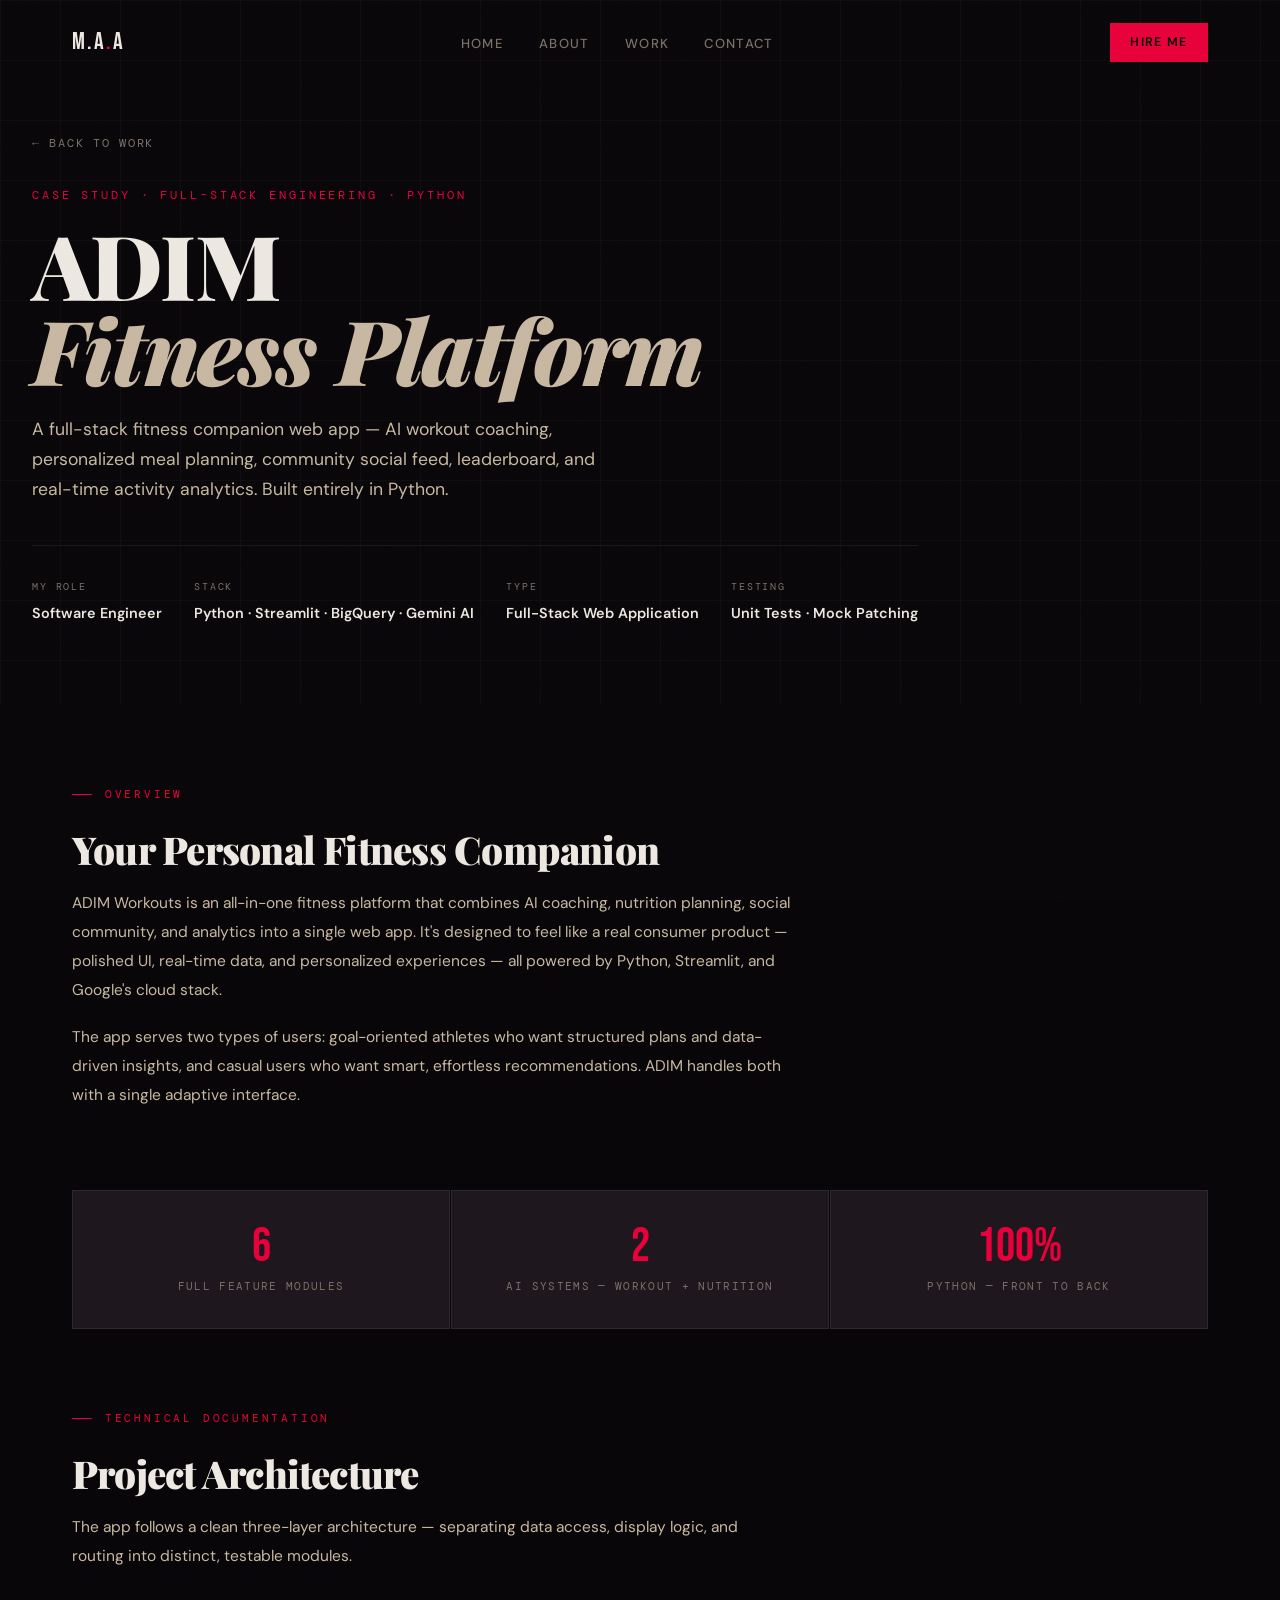
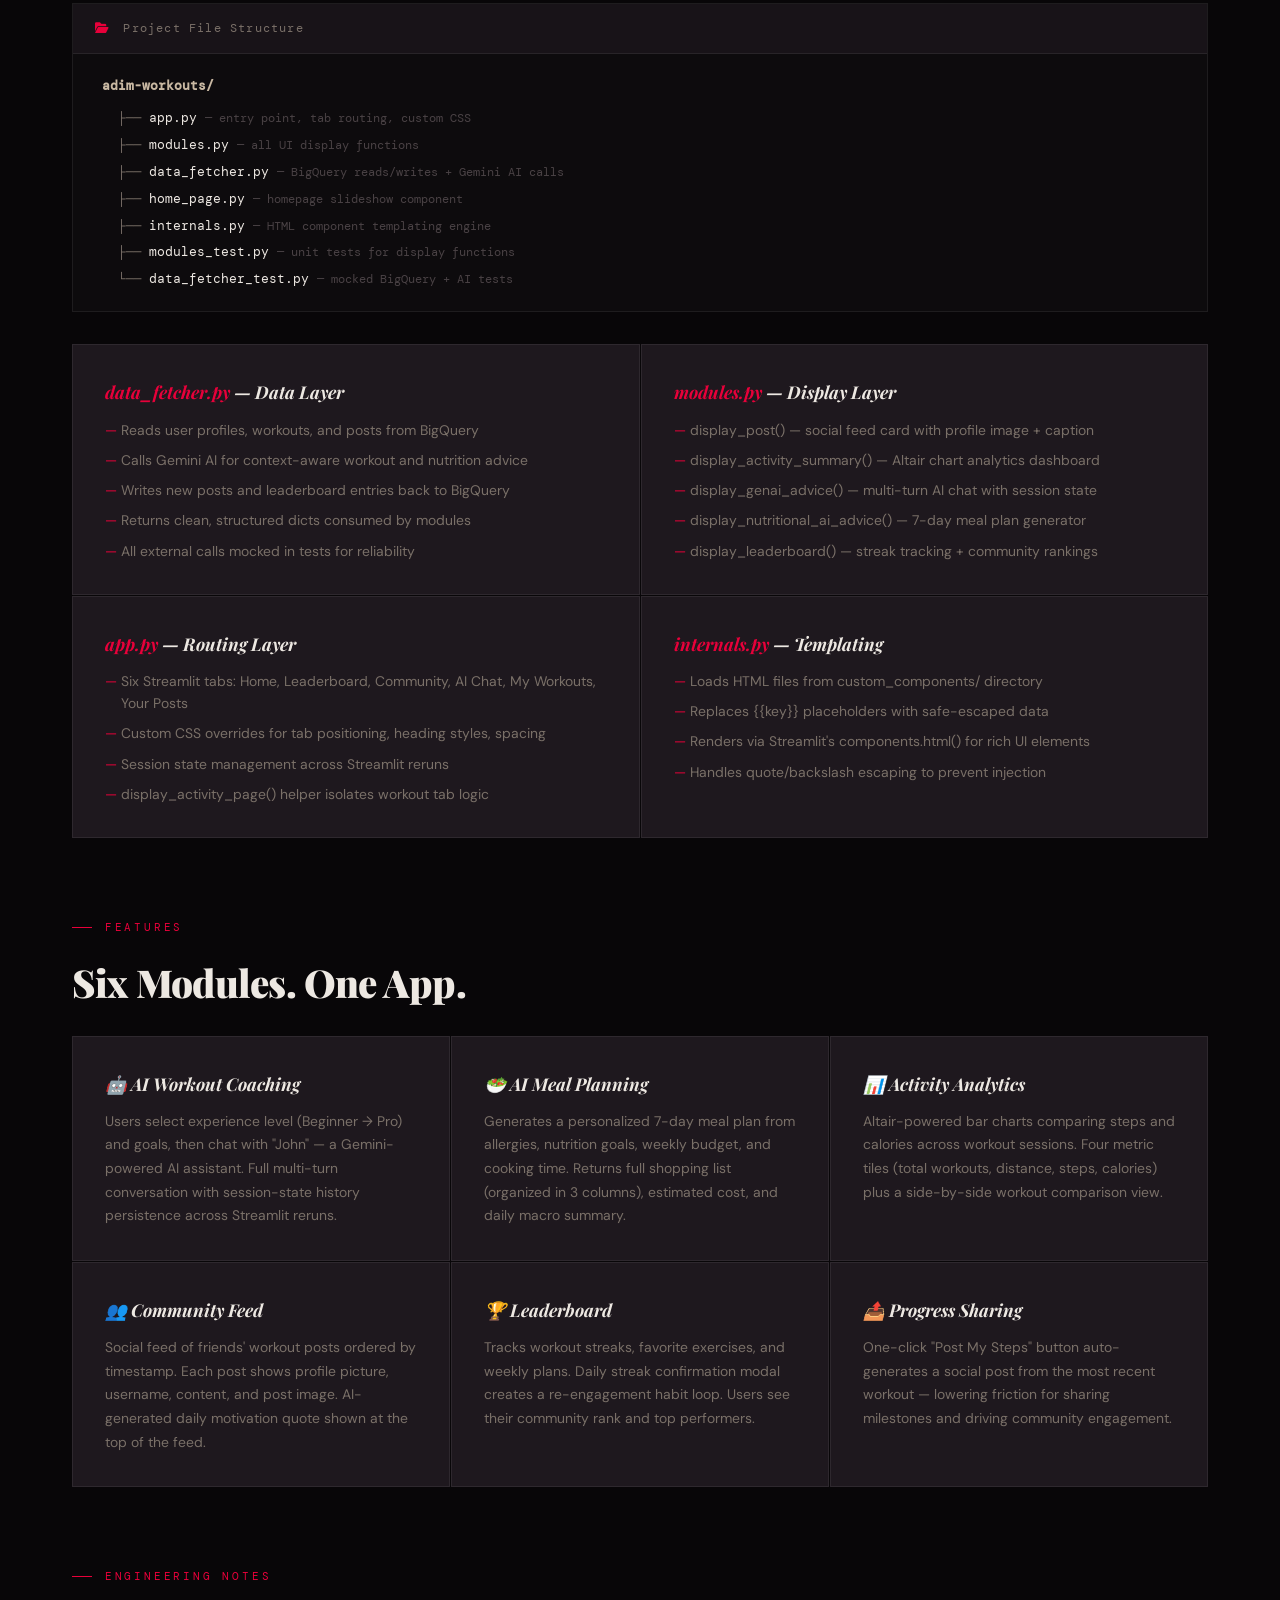
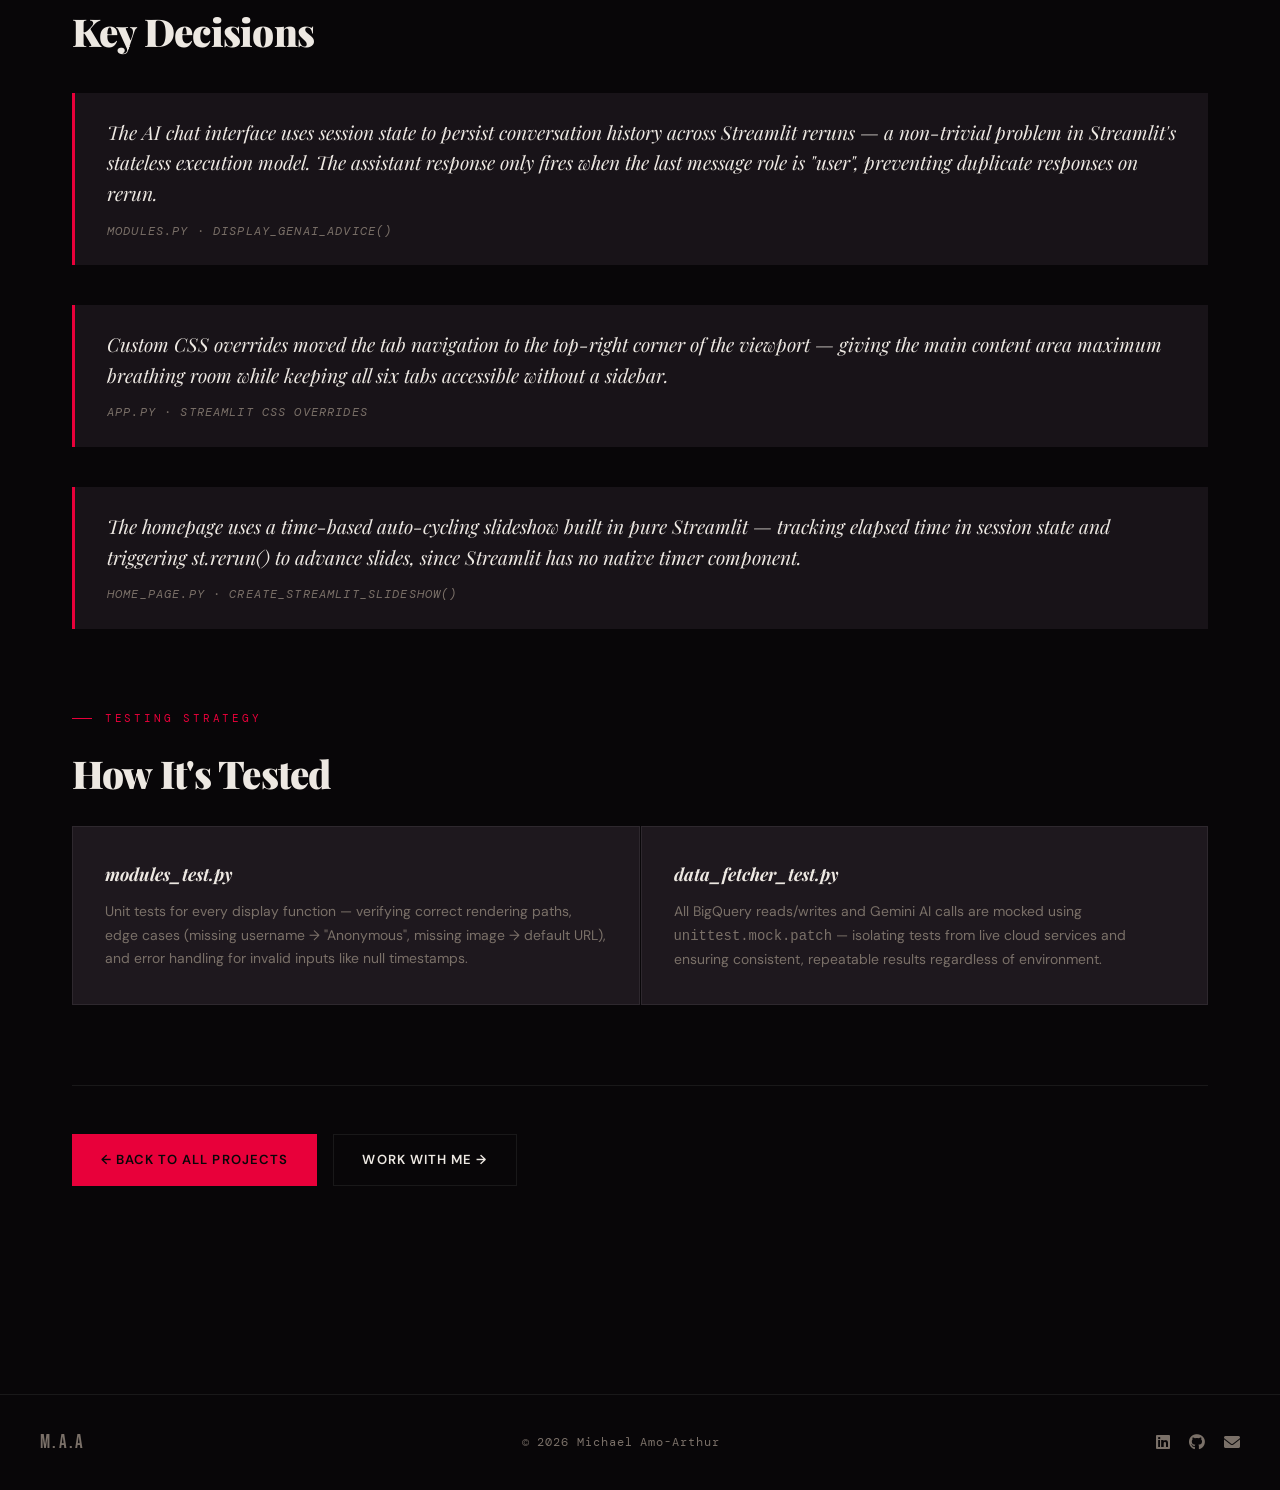
<file: fitnessapp.html>
<!DOCTYPE html>
<html lang="en">
<head>
  <meta charset="UTF-8">
  <meta name="viewport" content="width=device-width, initial-scale=1.0">
  <title>ADIM Fitness Platform | Michael Amo-Arthur</title>
  <link rel="preconnect" href="https://fonts.googleapis.com">
  <link href="https://fonts.googleapis.com/css2?family=Playfair+Display:ital,wght@0,700;0,900;1,700;1,900&family=Bebas+Neue&family=DM+Sans:wght@300;400;500&family=DM+Mono:wght@300;400&display=swap" rel="stylesheet">
  <link rel="stylesheet" href="https://cdnjs.cloudflare.com/ajax/libs/font-awesome/6.0.0/css/all.min.css">
  <link rel="stylesheet" href="style.css">
</head>
<body>
  <div class="grain"></div>

  <nav id="navbar">
    <div class="nav-inner">
      <a href="index.html" class="nav-logo">M.A<span class="dot">.</span>A</a>
      <ul class="nav-links">
        <li><a href="index.html#home">Home</a></li>
        <li><a href="index.html#about">About</a></li>
        <li><a href="index.html#projects">Work</a></li>
        <li><a href="index.html#contact">Contact</a></li>
      </ul>
      <a href="mailto:michael.amoarthur@howard.edu" class="nav-cta">Hire Me</a>
      <button class="hamburger" id="hamburger" aria-label="Menu">
        <span></span><span></span><span></span>
      </button>
    </div>
    <div class="mobile-menu" id="mobileMenu">
      <a href="index.html#home" onclick="closeMobile()">Home</a>
      <a href="index.html#about" onclick="closeMobile()">About</a>
      <a href="index.html#projects" onclick="closeMobile()">Work</a>
      <a href="index.html#contact" onclick="closeMobile()">Contact</a>
    </div>
  </nav>

  <div class="cs-hero">
    <div class="cs-hero-bg"></div>
    <div class="cs-hero-inner">
      <a href="index.html#projects" class="cs-back">← Back to Work</a>
      <div class="cs-eyebrow">Case Study · Full-Stack Engineering · Python</div>
      <h1 class="cs-title">ADIM<br><em style="color:var(--warm)">Fitness Platform</em></h1>
      <p class="cs-subtitle">A full-stack fitness companion web app — AI workout coaching, personalized meal planning, community social feed, leaderboard, and real-time activity analytics. Built entirely in Python.</p>
      <div class="cs-meta-bar">
        <div class="cs-meta-item">
          <span class="cs-meta-label">My Role</span>
          <span class="cs-meta-value">Software Engineer</span>
        </div>
        <div class="cs-meta-item">
          <span class="cs-meta-label">Stack</span>
          <span class="cs-meta-value">Python · Streamlit · BigQuery · Gemini AI</span>
        </div>
        <div class="cs-meta-item">
          <span class="cs-meta-label">Type</span>
          <span class="cs-meta-value">Full-Stack Web Application</span>
        </div>
        <div class="cs-meta-item">
          <span class="cs-meta-label">Testing</span>
          <span class="cs-meta-value">Unit Tests · Mock Patching</span>
        </div>
      </div>
    </div>
  </div>

  <div class="cs-body">

    <!-- OVERVIEW -->
    <div class="cs-section reveal">
      <div class="cs-section-label">Overview</div>
      <h2 class="cs-h2">Your Personal Fitness Companion</h2>
      <p class="cs-p">ADIM Workouts is an all-in-one fitness platform that combines AI coaching, nutrition planning, social community, and analytics into a single web app. It's designed to feel like a real consumer product — polished UI, real-time data, and personalized experiences — all powered by Python, Streamlit, and Google's cloud stack.</p>
      <p class="cs-p">The app serves two types of users: goal-oriented athletes who want structured plans and data-driven insights, and casual users who want smart, effortless recommendations. ADIM handles both with a single adaptive interface.</p>
    </div>

    <!-- KEY NUMBERS -->
    <div class="cs-section reveal">
      <div class="cs-grid-3">
        <div class="cs-card" style="text-align:center">
          <div class="cs-number">6</div>
          <div class="cs-number-label">Full feature modules</div>
        </div>
        <div class="cs-card" style="text-align:center">
          <div class="cs-number">2</div>
          <div class="cs-number-label">AI systems — workout + nutrition</div>
        </div>
        <div class="cs-card" style="text-align:center">
          <div class="cs-number">100%</div>
          <div class="cs-number-label">Python — front to back</div>
        </div>
      </div>
    </div>

    <!-- FILE STRUCTURE -->
    <div class="cs-section reveal">
      <div class="cs-section-label">Technical Documentation</div>
      <h2 class="cs-h2">Project Architecture</h2>
      <p class="cs-p">The app follows a clean three-layer architecture — separating data access, display logic, and routing into distinct, testable modules.</p>

      <div class="cs-doc-block">
        <div class="cs-doc-header">
          <span class="cs-doc-icon"><i class="fas fa-folder-open"></i></span>
          <span>Project File Structure</span>
        </div>
        <div class="cs-doc-tree">
          <div class="tree-item root">adim-workouts/</div>
          <div class="tree-item l1">├── <span class="tree-file">app.py</span> <span class="tree-comment">— entry point, tab routing, custom CSS</span></div>
          <div class="tree-item l1">├── <span class="tree-file">modules.py</span> <span class="tree-comment">— all UI display functions</span></div>
          <div class="tree-item l1">├── <span class="tree-file">data_fetcher.py</span> <span class="tree-comment">— BigQuery reads/writes + Gemini AI calls</span></div>
          <div class="tree-item l1">├── <span class="tree-file">home_page.py</span> <span class="tree-comment">— homepage slideshow component</span></div>
          <div class="tree-item l1">├── <span class="tree-file">internals.py</span> <span class="tree-comment">— HTML component templating engine</span></div>
          <div class="tree-item l1">├── <span class="tree-file">modules_test.py</span> <span class="tree-comment">— unit tests for display functions</span></div>
          <div class="tree-item l1">└── <span class="tree-file">data_fetcher_test.py</span> <span class="tree-comment">— mocked BigQuery + AI tests</span></div>
        </div>
      </div>

      <div class="cs-grid-2" style="margin-top:1px">
        <div class="cs-card">
          <h4><span class="red">data_fetcher.py</span> — Data Layer</h4>
          <ul>
            <li>Reads user profiles, workouts, and posts from BigQuery</li>
            <li>Calls Gemini AI for context-aware workout and nutrition advice</li>
            <li>Writes new posts and leaderboard entries back to BigQuery</li>
            <li>Returns clean, structured dicts consumed by modules</li>
            <li>All external calls mocked in tests for reliability</li>
          </ul>
        </div>
        <div class="cs-card">
          <h4><span class="red">modules.py</span> — Display Layer</h4>
          <ul>
            <li>display_post() — social feed card with profile image + caption</li>
            <li>display_activity_summary() — Altair chart analytics dashboard</li>
            <li>display_genai_advice() — multi-turn AI chat with session state</li>
            <li>display_nutritional_ai_advice() — 7-day meal plan generator</li>
            <li>display_leaderboard() — streak tracking + community rankings</li>
          </ul>
        </div>
        <div class="cs-card">
          <h4><span class="red">app.py</span> — Routing Layer</h4>
          <ul>
            <li>Six Streamlit tabs: Home, Leaderboard, Community, AI Chat, My Workouts, Your Posts</li>
            <li>Custom CSS overrides for tab positioning, heading styles, spacing</li>
            <li>Session state management across Streamlit reruns</li>
            <li>display_activity_page() helper isolates workout tab logic</li>
          </ul>
        </div>
        <div class="cs-card">
          <h4><span class="red">internals.py</span> — Templating</h4>
          <ul>
            <li>Loads HTML files from custom_components/ directory</li>
            <li>Replaces &#123;&#123;key&#125;&#125; placeholders with safe-escaped data</li>
            <li>Renders via Streamlit's components.html() for rich UI elements</li>
            <li>Handles quote/backslash escaping to prevent injection</li>
          </ul>
        </div>
      </div>
    </div>

    <!-- FEATURES -->
    <div class="cs-section reveal">
      <div class="cs-section-label">Features</div>
      <h2 class="cs-h2">Six Modules. One App.</h2>
      <div class="cs-grid-3">
        <div class="cs-card">
          <h4>🤖 AI Workout Coaching</h4>
          <p>Users select experience level (Beginner → Pro) and goals, then chat with "John" — a Gemini-powered AI assistant. Full multi-turn conversation with session-state history persistence across Streamlit reruns.</p>
        </div>
        <div class="cs-card">
          <h4>🥗 AI Meal Planning</h4>
          <p>Generates a personalized 7-day meal plan from allergies, nutrition goals, weekly budget, and cooking time. Returns full shopping list (organized in 3 columns), estimated cost, and daily macro summary.</p>
        </div>
        <div class="cs-card">
          <h4>📊 Activity Analytics</h4>
          <p>Altair-powered bar charts comparing steps and calories across workout sessions. Four metric tiles (total workouts, distance, steps, calories) plus a side-by-side workout comparison view.</p>
        </div>
        <div class="cs-card">
          <h4>👥 Community Feed</h4>
          <p>Social feed of friends' workout posts ordered by timestamp. Each post shows profile picture, username, content, and post image. AI-generated daily motivation quote shown at the top of the feed.</p>
        </div>
        <div class="cs-card">
          <h4>🏆 Leaderboard</h4>
          <p>Tracks workout streaks, favorite exercises, and weekly plans. Daily streak confirmation modal creates a re-engagement habit loop. Users see their community rank and top performers.</p>
        </div>
        <div class="cs-card">
          <h4>📤 Progress Sharing</h4>
          <p>One-click "Post My Steps" button auto-generates a social post from the most recent workout — lowering friction for sharing milestones and driving community engagement.</p>
        </div>
      </div>
    </div>

    <!-- KEY ENGINEERING DECISIONS -->
    <div class="cs-section reveal">
      <div class="cs-section-label">Engineering Notes</div>
      <h2 class="cs-h2">Key Decisions</h2>
      <div class="cs-quote">
        <p>The AI chat interface uses session state to persist conversation history across Streamlit reruns — a non-trivial problem in Streamlit's stateless execution model. The assistant response only fires when the last message role is "user", preventing duplicate responses on rerun.</p>
        <cite>modules.py · display_genai_advice()</cite>
      </div>
      <div class="cs-quote">
        <p>Custom CSS overrides moved the tab navigation to the top-right corner of the viewport — giving the main content area maximum breathing room while keeping all six tabs accessible without a sidebar.</p>
        <cite>app.py · Streamlit CSS overrides</cite>
      </div>
      <div class="cs-quote">
        <p>The homepage uses a time-based auto-cycling slideshow built in pure Streamlit — tracking elapsed time in session state and triggering st.rerun() to advance slides, since Streamlit has no native timer component.</p>
        <cite>home_page.py · create_streamlit_slideshow()</cite>
      </div>
    </div>

    <!-- TESTING -->
    <div class="cs-section reveal">
      <div class="cs-section-label">Testing Strategy</div>
      <h2 class="cs-h2">How It's Tested</h2>
      <div class="cs-grid-2">
        <div class="cs-card">
          <h4>modules_test.py</h4>
          <p>Unit tests for every display function — verifying correct rendering paths, edge cases (missing username → "Anonymous", missing image → default URL), and error handling for invalid inputs like null timestamps.</p>
        </div>
        <div class="cs-card">
          <h4>data_fetcher_test.py</h4>
          <p>All BigQuery reads/writes and Gemini AI calls are mocked using <code>unittest.mock.patch</code> — isolating tests from live cloud services and ensuring consistent, repeatable results regardless of environment.</p>
        </div>
      </div>
    </div>

    <!-- CTA -->
    <div class="cs-section reveal">
      <div class="cs-cta-bar">
        <a href="index.html#projects" class="btn-primary">← Back to All Projects</a>
        <a href="index.html#contact" class="btn-ghost">Work With Me →</a>
      </div>
    </div>

  </div>

  <footer>
    <div class="footer-inner">
      <span class="footer-logo">M.A.A</span>
      <span class="footer-copy">© 2026 Michael Amo-Arthur</span>
      <div class="footer-socials">
        <a href="https://www.linkedin.com/in/michael-amo-arthur-888598287/" target="_blank" rel="noopener"><i class="fab fa-linkedin"></i></a>
        <a href="https://github.com/michaelamoarthur" target="_blank" rel="noopener"><i class="fab fa-github"></i></a>
        <a href="mailto:michael.amoarthur@howard.edu"><i class="fas fa-envelope"></i></a>
      </div>
    </div>
  </footer>

  <script src="script.js"></script>
</body>
</html>
</file>
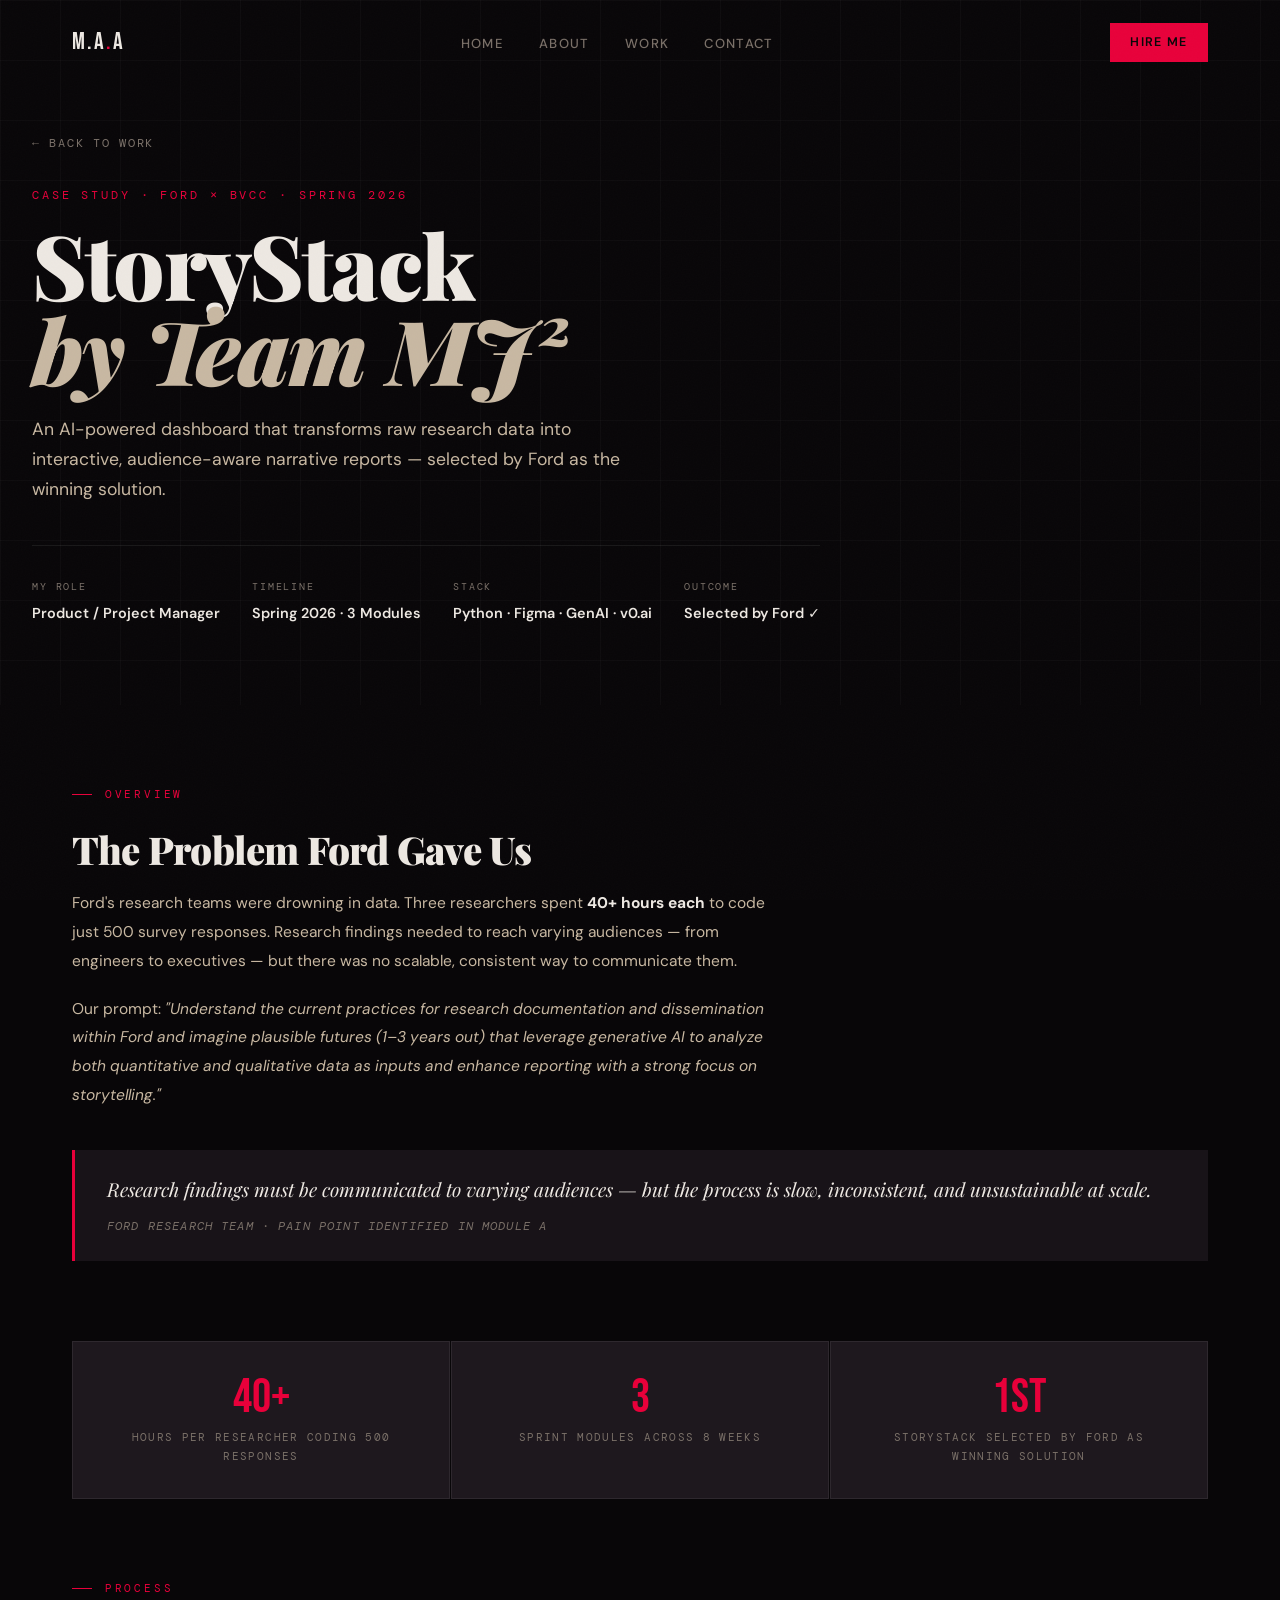
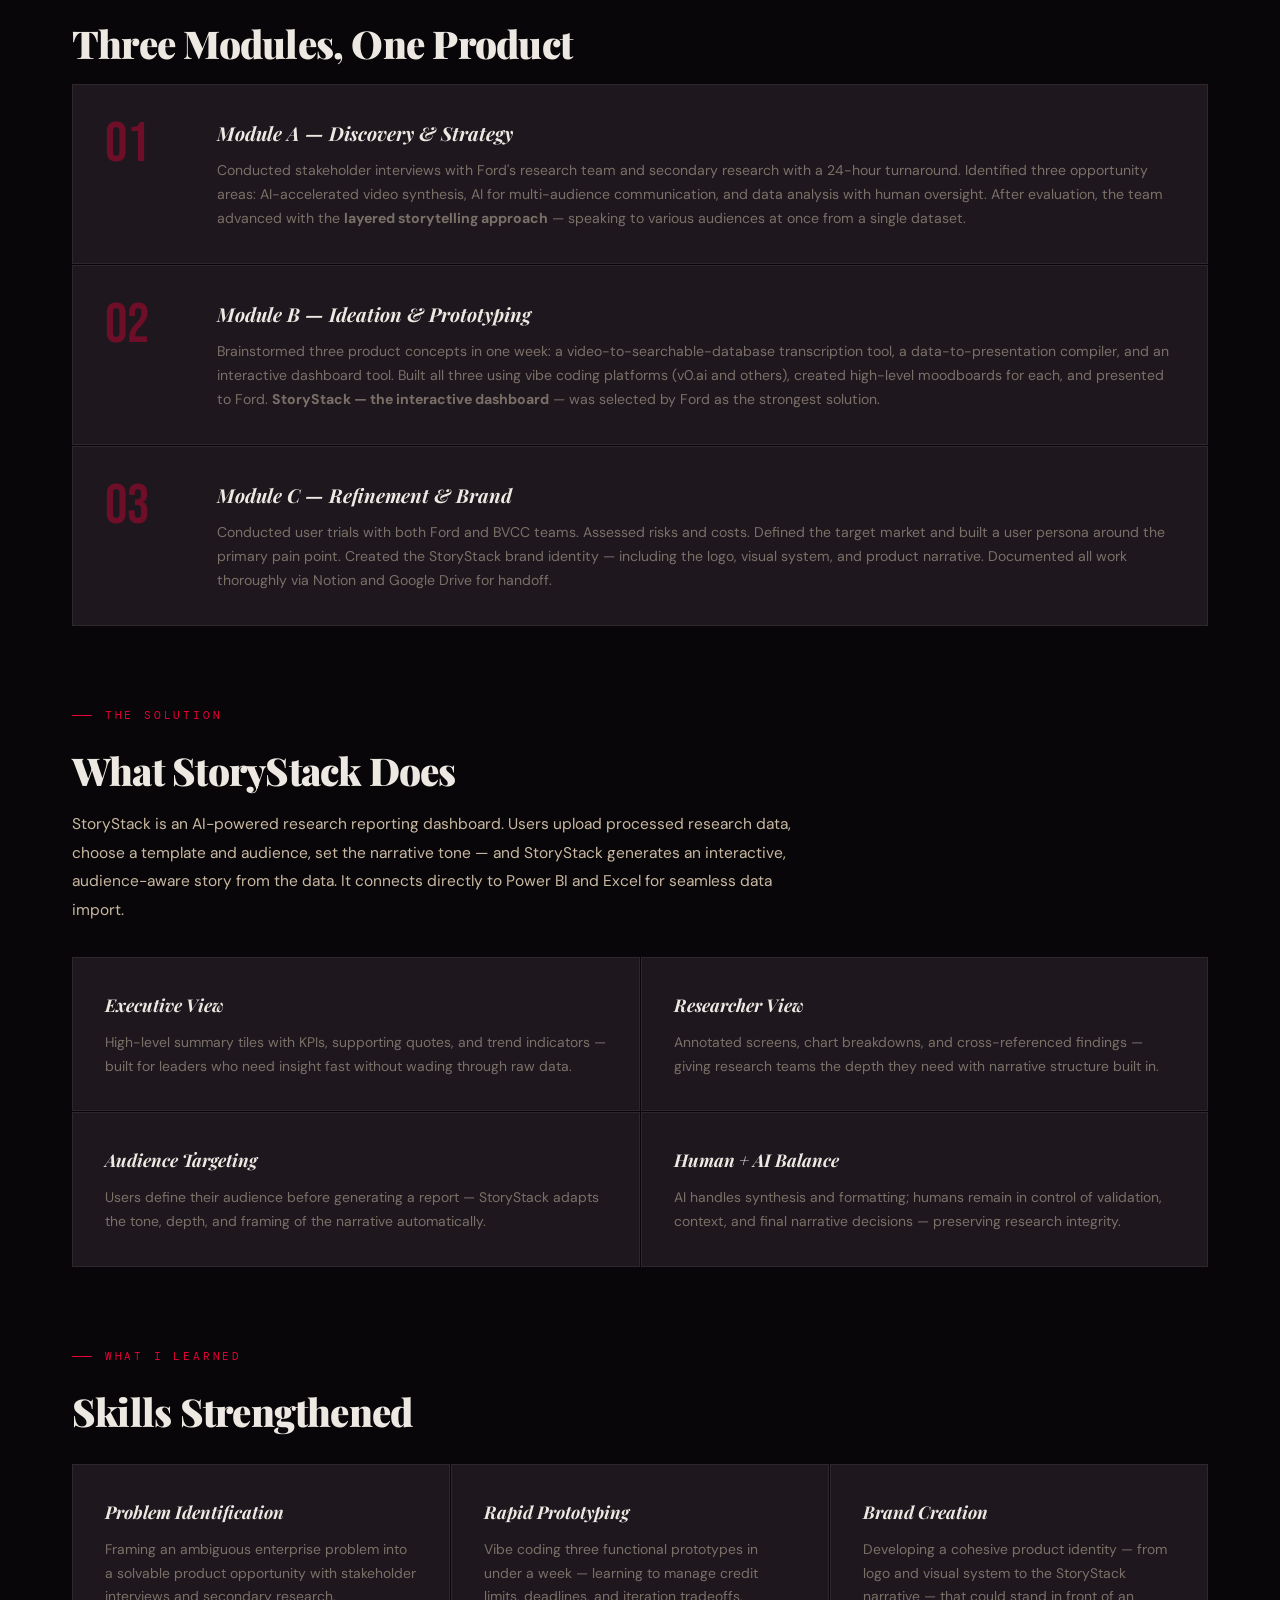
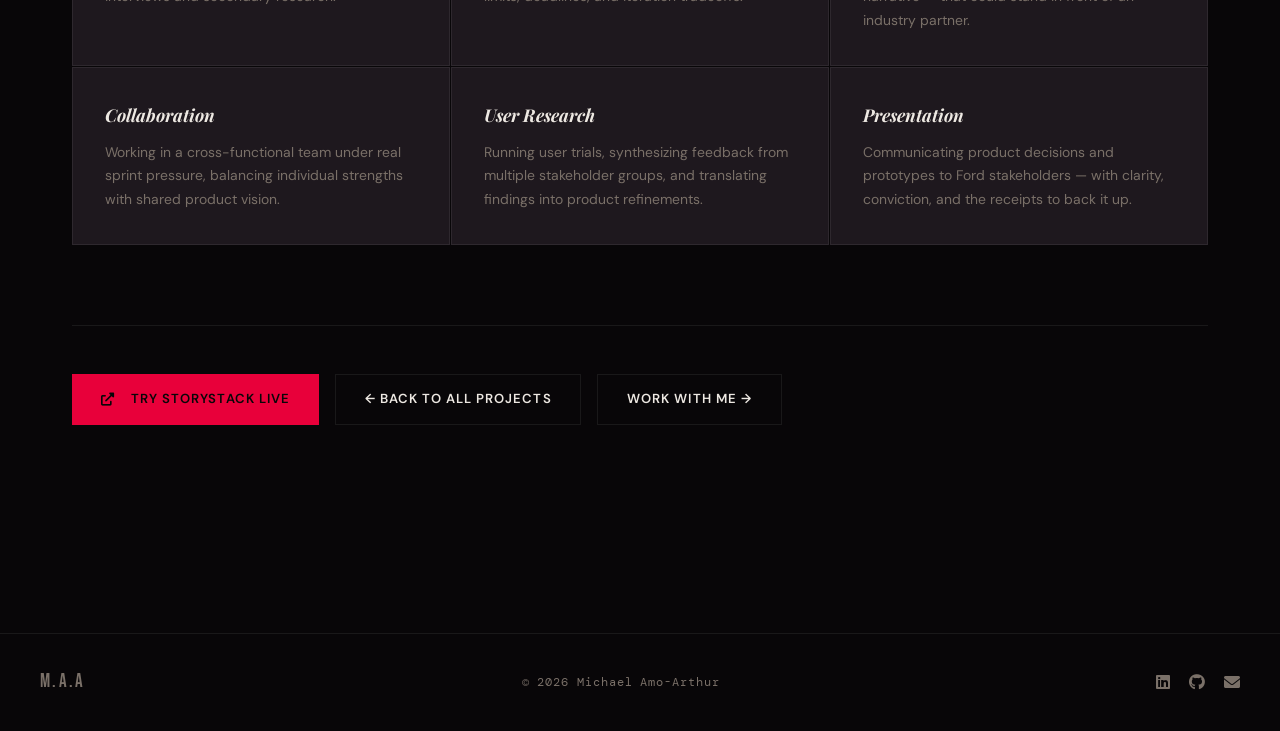
<file: fordcasestudy.html>
<!DOCTYPE html>
<html lang="en">
<head>
  <meta charset="UTF-8">
  <meta name="viewport" content="width=device-width, initial-scale=1.0">
  <title>Ford × BVCC — StoryStack | Michael Amo-Arthur</title>
  <link rel="preconnect" href="https://fonts.googleapis.com">
  <link href="https://fonts.googleapis.com/css2?family=Playfair+Display:ital,wght@0,700;0,900;1,700;1,900&family=Bebas+Neue&family=DM+Sans:wght@300;400;500&family=DM+Mono:wght@300;400&display=swap" rel="stylesheet">
  <link rel="stylesheet" href="https://cdnjs.cloudflare.com/ajax/libs/font-awesome/6.0.0/css/all.min.css">
  <link rel="stylesheet" href="style.css">
</head>
<body>
  <div class="grain"></div>

  <!-- NAV -->
  <nav id="navbar">
    <div class="nav-inner">
      <a href="index.html" class="nav-logo">M.A<span class="dot">.</span>A</a>
      <ul class="nav-links">
        <li><a href="index.html#home">Home</a></li>
        <li><a href="index.html#about">About</a></li>
        <li><a href="index.html#projects">Work</a></li>
        <li><a href="index.html#contact">Contact</a></li>
      </ul>
      <a href="mailto:michael.amoarthur@howard.edu" class="nav-cta">Hire Me</a>
      <button class="hamburger" id="hamburger" aria-label="Menu">
        <span></span><span></span><span></span>
      </button>
    </div>
    <div class="mobile-menu" id="mobileMenu">
      <a href="index.html#home" onclick="closeMobile()">Home</a>
      <a href="index.html#about" onclick="closeMobile()">About</a>
      <a href="index.html#projects" onclick="closeMobile()">Work</a>
      <a href="index.html#contact" onclick="closeMobile()">Contact</a>
    </div>
  </nav>

  <!-- HERO -->
  <div class="cs-hero">
    <div class="cs-hero-bg"></div>
    <div class="cs-hero-inner">
      <a href="index.html#projects" class="cs-back">← Back to Work</a>
      <div class="cs-eyebrow">Case Study · Ford × BVCC · Spring 2026</div>
      <h1 class="cs-title">StoryStack<br><em style="color:var(--warm)">by Team MJ²</em></h1>
      <p class="cs-subtitle">An AI-powered dashboard that transforms raw research data into interactive, audience-aware narrative reports — selected by Ford as the winning solution.</p>
      <div class="cs-meta-bar">
        <div class="cs-meta-item">
          <span class="cs-meta-label">My Role</span>
          <span class="cs-meta-value">Product / Project Manager</span>
        </div>
        <div class="cs-meta-item">
          <span class="cs-meta-label">Timeline</span>
          <span class="cs-meta-value">Spring 2026 · 3 Modules</span>
        </div>
        <div class="cs-meta-item">
          <span class="cs-meta-label">Stack</span>
          <span class="cs-meta-value">Python · Figma · GenAI · v0.ai</span>
        </div>
        <div class="cs-meta-item">
          <span class="cs-meta-label">Outcome</span>
          <span class="cs-meta-value red">Selected by Ford ✓</span>
        </div>
      </div>
    </div>
  </div>

  <!-- BODY -->
  <div class="cs-body">

    <!-- OVERVIEW -->
    <div class="cs-section reveal">
      <div class="cs-section-label">Overview</div>
      <h2 class="cs-h2">The Problem Ford Gave Us</h2>
      <p class="cs-p">Ford's research teams were drowning in data. Three researchers spent <strong>40+ hours each</strong> to code just 500 survey responses. Research findings needed to reach varying audiences — from engineers to executives — but there was no scalable, consistent way to communicate them.</p>
      <p class="cs-p">Our prompt: <em>"Understand the current practices for research documentation and dissemination within Ford and imagine plausible futures (1–3 years out) that leverage generative AI to analyze both quantitative and qualitative data as inputs and enhance reporting with a strong focus on storytelling."</em></p>
      <div class="cs-quote">
        <p>Research findings must be communicated to varying audiences — but the process is slow, inconsistent, and unsustainable at scale.</p>
        <cite>Ford Research Team · Pain Point Identified in Module A</cite>
      </div>
    </div>

    <!-- KEY NUMBERS -->
    <div class="cs-section reveal">
      <div class="cs-grid-3">
        <div class="cs-card" style="text-align:center">
          <div class="cs-number">40+</div>
          <div class="cs-number-label">Hours per researcher coding 500 responses</div>
        </div>
        <div class="cs-card" style="text-align:center">
          <div class="cs-number">3</div>
          <div class="cs-number-label">Sprint modules across 8 weeks</div>
        </div>
        <div class="cs-card" style="text-align:center">
          <div class="cs-number red">1st</div>
          <div class="cs-number-label">StoryStack selected by Ford as winning solution</div>
        </div>
      </div>
    </div>

    <!-- 3 MODULES -->
    <div class="cs-section reveal">
      <div class="cs-section-label">Process</div>
      <h2 class="cs-h2">Three Modules, One Product</h2>
      <div class="cs-modules">
        <div class="cs-module">
          <div class="cs-module-num">01</div>
          <div>
            <h4>Module A — Discovery &amp; Strategy</h4>
            <p>Conducted stakeholder interviews with Ford's research team and secondary research with a 24-hour turnaround. Identified three opportunity areas: AI-accelerated video synthesis, AI for multi-audience communication, and data analysis with human oversight. After evaluation, the team advanced with the <strong>layered storytelling approach</strong> — speaking to various audiences at once from a single dataset.</p>
          </div>
        </div>
        <div class="cs-module">
          <div class="cs-module-num">02</div>
          <div>
            <h4>Module B — Ideation &amp; Prototyping</h4>
            <p>Brainstormed three product concepts in one week: a video-to-searchable-database transcription tool, a data-to-presentation compiler, and an interactive dashboard tool. Built all three using vibe coding platforms (v0.ai and others), created high-level moodboards for each, and presented to Ford. <strong>StoryStack — the interactive dashboard</strong> — was selected by Ford as the strongest solution.</p>
          </div>
        </div>
        <div class="cs-module">
          <div class="cs-module-num">03</div>
          <div>
            <h4>Module C — Refinement &amp; Brand</h4>
            <p>Conducted user trials with both Ford and BVCC teams. Assessed risks and costs. Defined the target market and built a user persona around the primary pain point. Created the StoryStack brand identity — including the logo, visual system, and product narrative. Documented all work thoroughly via Notion and Google Drive for handoff.</p>
          </div>
        </div>
      </div>
    </div>

    <!-- SOLUTION -->
    <div class="cs-section reveal">
      <div class="cs-section-label">The Solution</div>
      <h2 class="cs-h2">What StoryStack Does</h2>
      <p class="cs-p">StoryStack is an AI-powered research reporting dashboard. Users upload processed research data, choose a template and audience, set the narrative tone — and StoryStack generates an interactive, audience-aware story from the data. It connects directly to Power BI and Excel for seamless data import.</p>
      <div class="cs-grid-2">
        <div class="cs-card">
          <h4>Executive View</h4>
          <p>High-level summary tiles with KPIs, supporting quotes, and trend indicators — built for leaders who need insight fast without wading through raw data.</p>
        </div>
        <div class="cs-card">
          <h4>Researcher View</h4>
          <p>Annotated screens, chart breakdowns, and cross-referenced findings — giving research teams the depth they need with narrative structure built in.</p>
        </div>
        <div class="cs-card">
          <h4>Audience Targeting</h4>
          <p>Users define their audience before generating a report — StoryStack adapts the tone, depth, and framing of the narrative automatically.</p>
        </div>
        <div class="cs-card">
          <h4>Human + AI Balance</h4>
          <p>AI handles synthesis and formatting; humans remain in control of validation, context, and final narrative decisions — preserving research integrity.</p>
        </div>
      </div>
    </div>

    <!-- SKILLS BUILT -->
    <div class="cs-section reveal">
      <div class="cs-section-label">What I Learned</div>
      <h2 class="cs-h2">Skills Strengthened</h2>
      <div class="cs-grid-3">
        <div class="cs-card">
          <h4>Problem Identification</h4>
          <p>Framing an ambiguous enterprise problem into a solvable product opportunity with stakeholder interviews and secondary research.</p>
        </div>
        <div class="cs-card">
          <h4>Rapid Prototyping</h4>
          <p>Vibe coding three functional prototypes in under a week — learning to manage credit limits, deadlines, and iteration tradeoffs.</p>
        </div>
        <div class="cs-card">
          <h4>Brand Creation</h4>
          <p>Developing a cohesive product identity — from logo and visual system to the StoryStack narrative — that could stand in front of an industry partner.</p>
        </div>
        <div class="cs-card">
          <h4>Collaboration</h4>
          <p>Working in a cross-functional team under real sprint pressure, balancing individual strengths with shared product vision.</p>
        </div>
        <div class="cs-card">
          <h4>User Research</h4>
          <p>Running user trials, synthesizing feedback from multiple stakeholder groups, and translating findings into product refinements.</p>
        </div>
        <div class="cs-card">
          <h4>Presentation</h4>
          <p>Communicating product decisions and prototypes to Ford stakeholders — with clarity, conviction, and the receipts to back it up.</p>
        </div>
      </div>
    </div>

    <!-- CTA -->
    <div class="cs-section reveal">
      <div class="cs-cta-bar">
        <a href="https://storystack.base44.app" target="_blank" rel="noopener" class="btn-primary">
          <i class="fas fa-external-link-alt"></i>&nbsp; Try StoryStack Live
        </a>
        <a href="index.html#projects" class="btn-ghost">← Back to All Projects</a>
        <a href="index.html#contact" class="btn-ghost">Work With Me →</a>
      </div>
    </div>

  </div>

  <footer>
    <div class="footer-inner">
      <span class="footer-logo">M.A.A</span>
      <span class="footer-copy">© 2026 Michael Amo-Arthur</span>
      <div class="footer-socials">
        <a href="https://www.linkedin.com/in/michael-amo-arthur-888598287/" target="_blank" rel="noopener"><i class="fab fa-linkedin"></i></a>
        <a href="https://github.com/michaelamoarthur" target="_blank" rel="noopener"><i class="fab fa-github"></i></a>
        <a href="mailto:michael.amoarthur@howard.edu"><i class="fas fa-envelope"></i></a>
      </div>
    </div>
  </footer>

  <script src="script.js"></script>
</body>
</html>
</file>
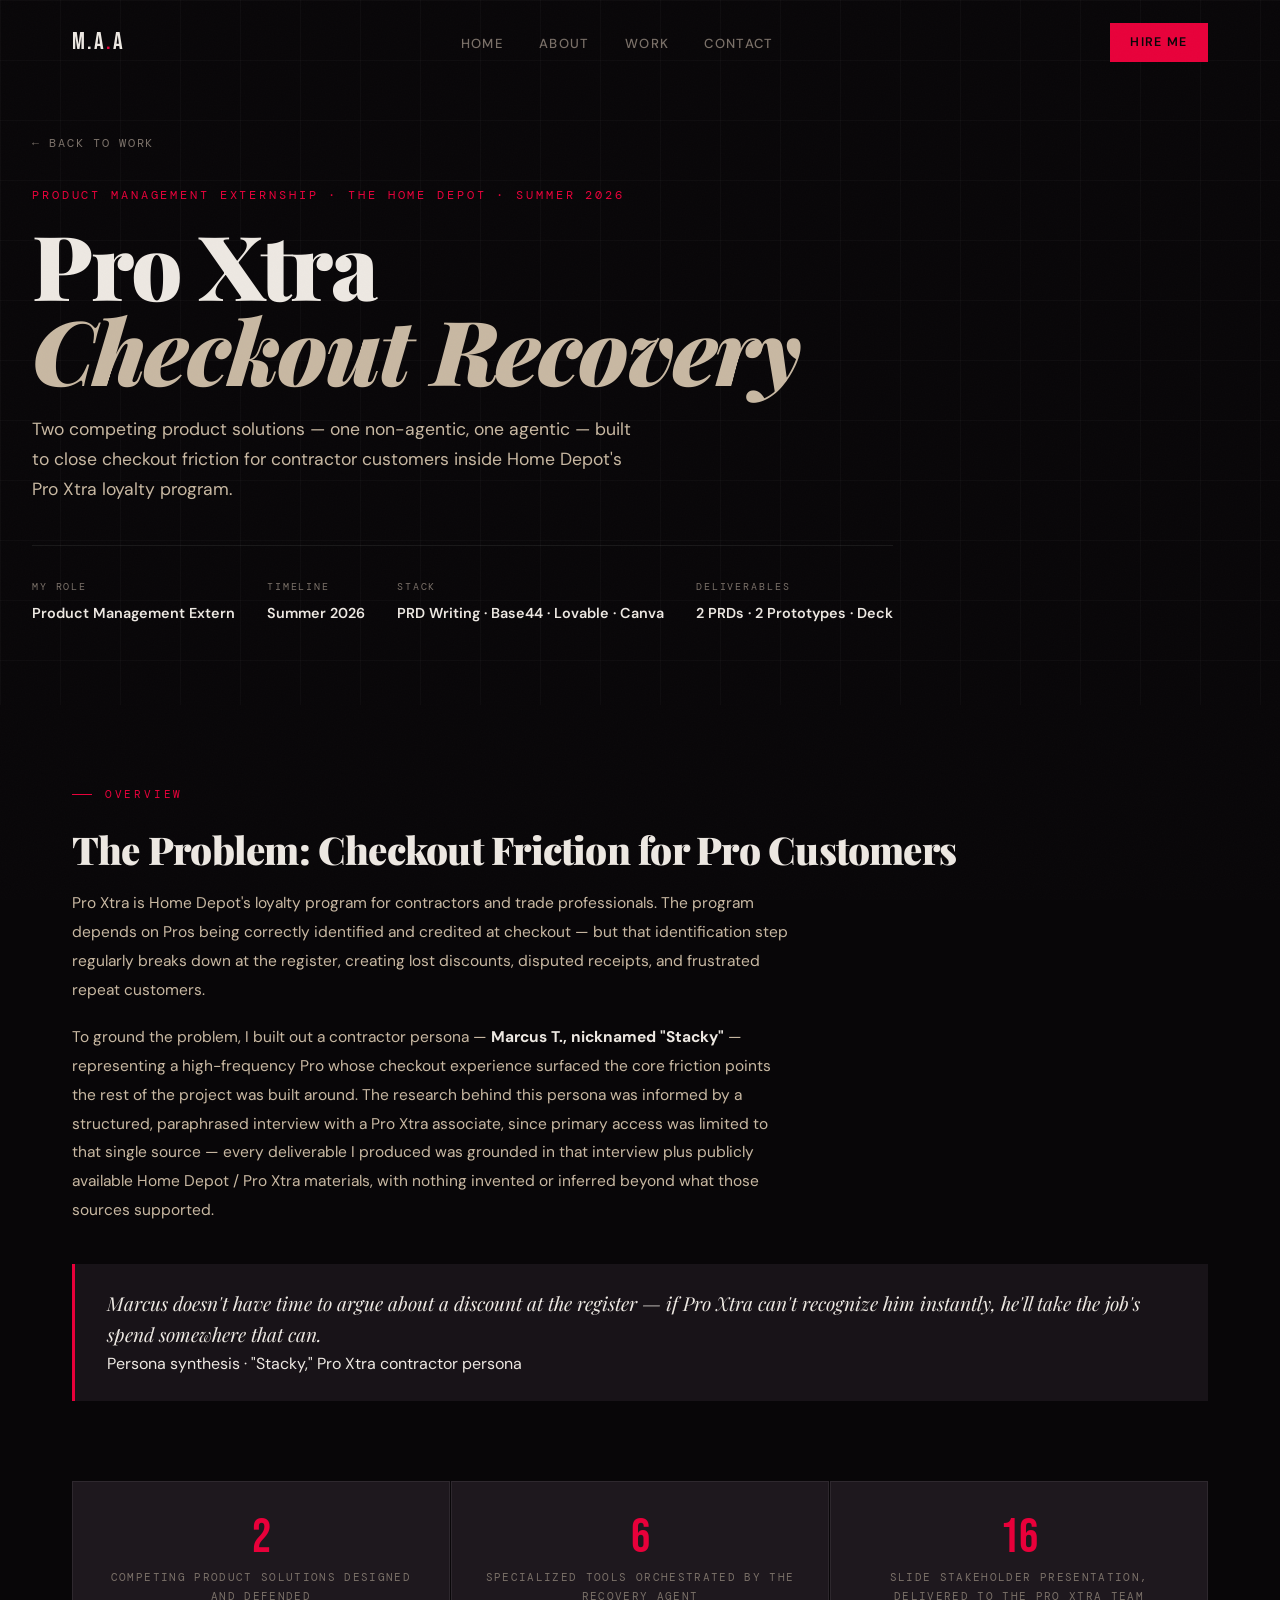
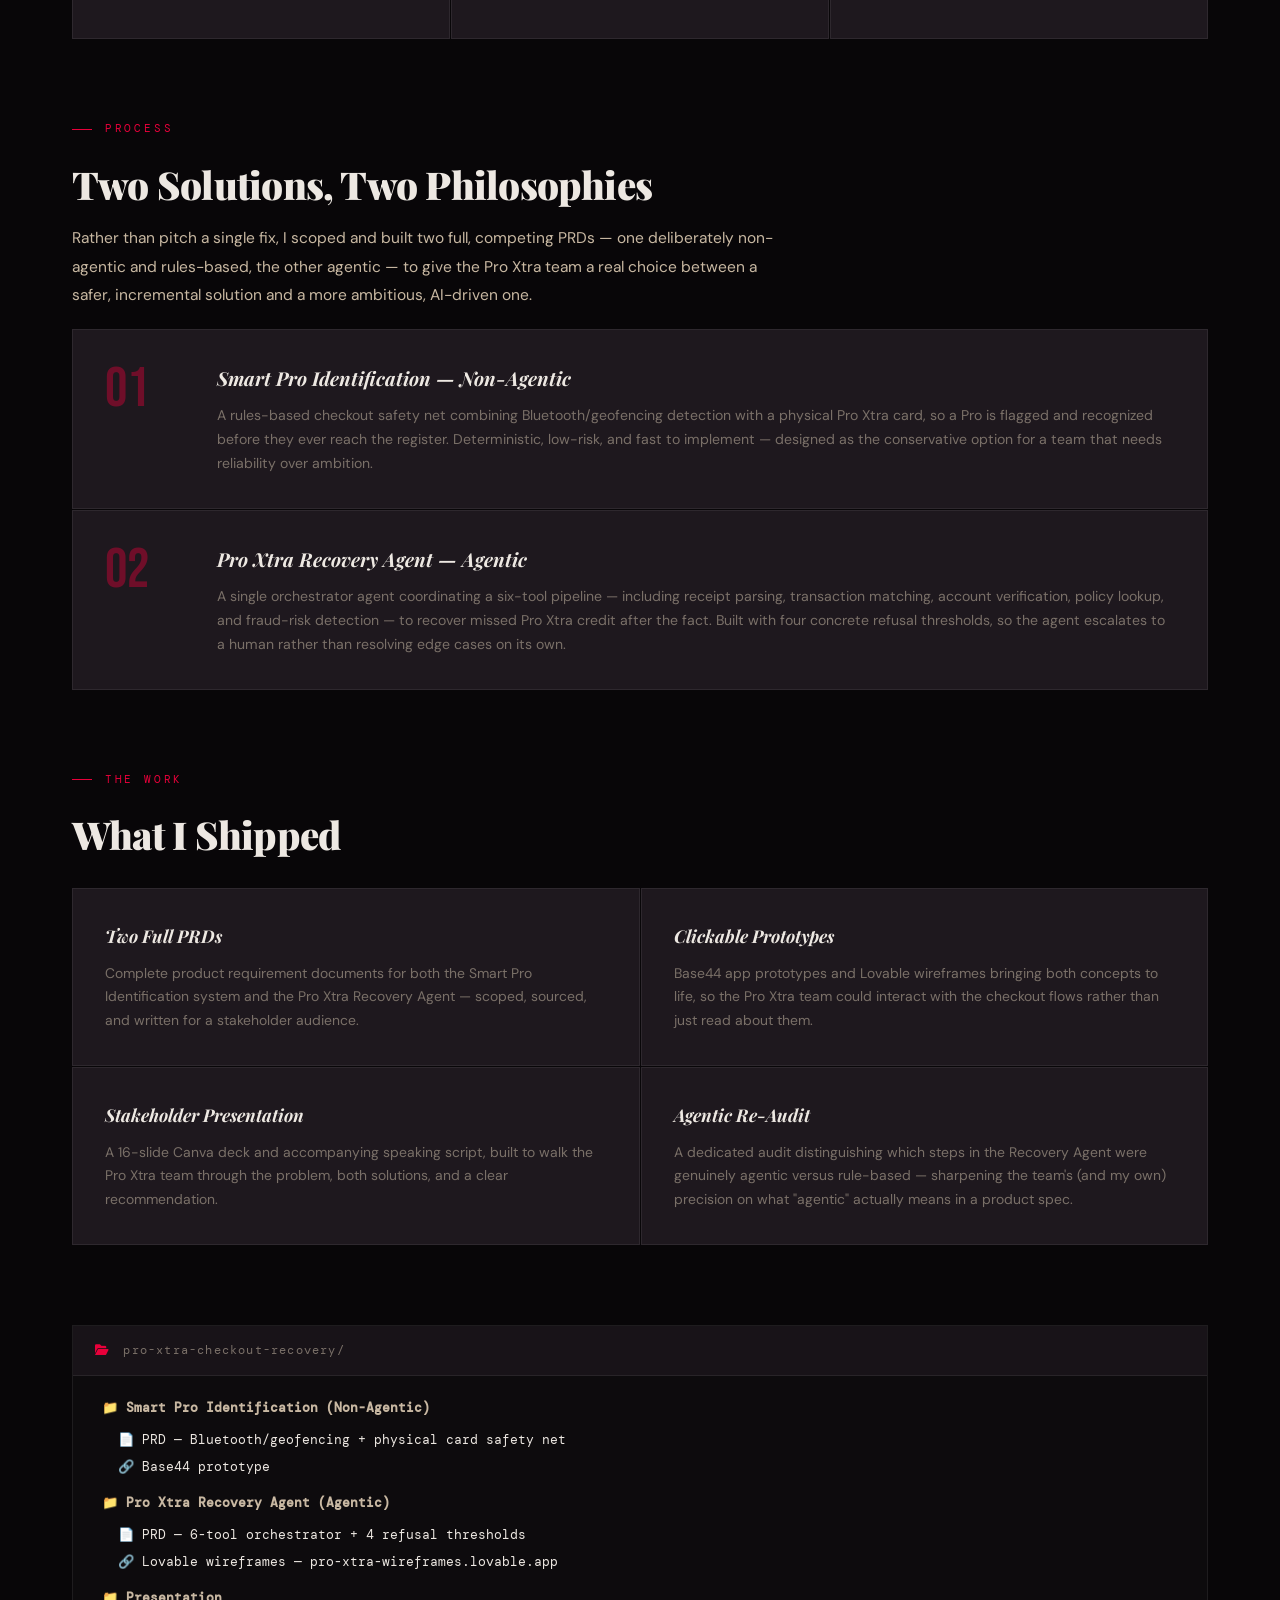
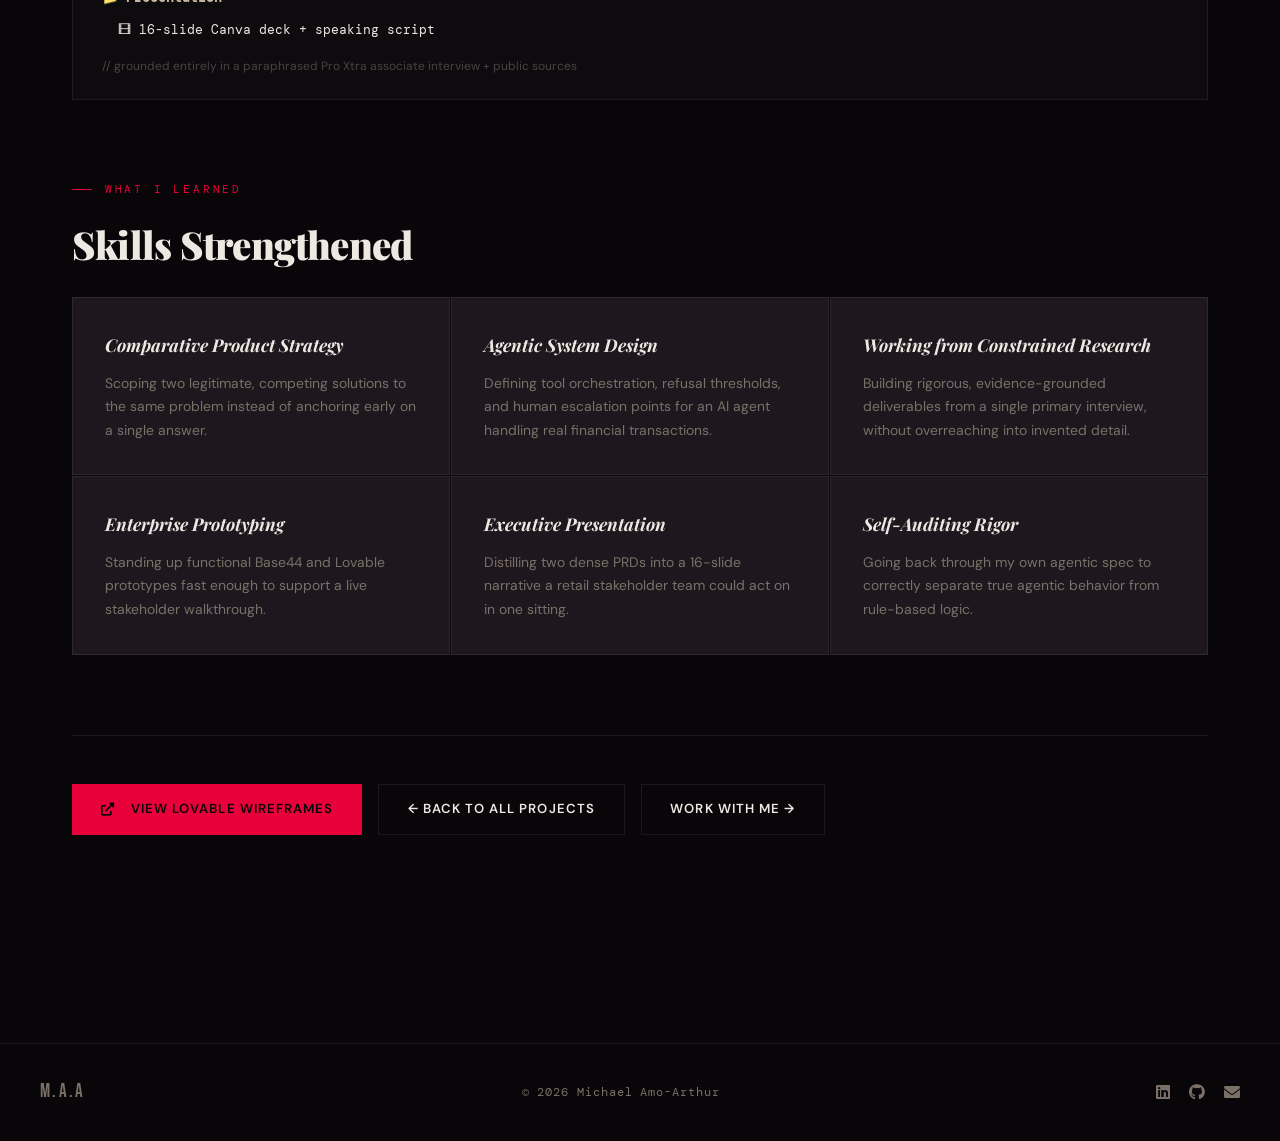
<file: homedepot-proxtra.html>
<!DOCTYPE html>
<html lang="en">
<head>
  <meta charset="UTF-8">
  <meta name="viewport" content="width=device-width, initial-scale=1.0">
  <title>Home Depot × Pro Xtra — Checkout Recovery | Michael Amo-Arthur</title>
  <link rel="preconnect" href="https://fonts.googleapis.com">
  <link href="https://fonts.googleapis.com/css2?family=Playfair+Display:ital,wght@0,700;0,900;1,700;1,900&family=Bebas+Neue&family=DM+Sans:wght@300;400;500&family=DM+Mono:wght@300;400&display=swap" rel="stylesheet">
  <link rel="stylesheet" href="https://cdnjs.cloudflare.com/ajax/libs/font-awesome/6.0.0/css/all.min.css">
  <link rel="stylesheet" href="style.css">
</head>
<body>
  <div class="grain"></div>

  <!-- NAV -->
  <nav id="navbar">
    <div class="nav-inner">
      <a href="index.html" class="nav-logo">M.A<span class="dot">.</span>A</a>
      <ul class="nav-links">
        <li><a href="index.html#home">Home</a></li>
        <li><a href="index.html#about">About</a></li>
        <li><a href="index.html#projects">Work</a></li>
        <li><a href="index.html#contact">Contact</a></li>
      </ul>
      <a href="mailto:michael.amoarthur@howard.edu" class="nav-cta">Hire Me</a>
      <button class="hamburger" id="hamburger" aria-label="Menu">
        <span></span><span></span><span></span>
      </button>
    </div>
    <div class="mobile-menu" id="mobileMenu">
      <a href="index.html#home" onclick="closeMobile()">Home</a>
      <a href="index.html#about" onclick="closeMobile()">About</a>
      <a href="index.html#projects" onclick="closeMobile()">Work</a>
      <a href="index.html#contact" onclick="closeMobile()">Contact</a>
    </div>
  </nav>

  <!-- HERO -->
  <div class="cs-hero">
    <div class="cs-hero-bg"></div>
    <div class="cs-hero-inner">
      <a href="index.html#projects" class="cs-back">← Back to Work</a>
      <div class="cs-eyebrow">Product Management Externship · The Home Depot · Summer 2026</div>
      <h1 class="cs-title">Pro Xtra<br><em style="color:var(--warm)">Checkout Recovery</em></h1>
      <p class="cs-subtitle">Two competing product solutions — one non-agentic, one agentic — built to close checkout friction for contractor customers inside Home Depot's Pro Xtra loyalty program.</p>
      <div class="cs-meta-bar">
        <div class="cs-meta-item">
          <span class="cs-meta-label">My Role</span>
          <span class="cs-meta-value">Product Management Extern</span>
        </div>
        <div class="cs-meta-item">
          <span class="cs-meta-label">Timeline</span>
          <span class="cs-meta-value">Summer 2026</span>
        </div>
        <div class="cs-meta-item">
          <span class="cs-meta-label">Stack</span>
          <span class="cs-meta-value">PRD Writing · Base44 · Lovable · Canva</span>
        </div>
        <div class="cs-meta-item">
          <span class="cs-meta-label">Deliverables</span>
          <span class="cs-meta-value red">2 PRDs · 2 Prototypes · Deck</span>
        </div>
      </div>
    </div>
  </div>

  <!-- BODY -->
  <div class="cs-body">

    <!-- OVERVIEW -->
    <div class="cs-section reveal">
      <div class="cs-section-label">Overview</div>
      <h2 class="cs-h2">The Problem: Checkout Friction for Pro Customers</h2>
      <p class="cs-p">Pro Xtra is Home Depot's loyalty program for contractors and trade professionals. The program depends on Pros being correctly identified and credited at checkout — but that identification step regularly breaks down at the register, creating lost discounts, disputed receipts, and frustrated repeat customers.</p>
      <p class="cs-p">To ground the problem, I built out a contractor persona — <strong>Marcus T., nicknamed "Stacky"</strong> — representing a high-frequency Pro whose checkout experience surfaced the core friction points the rest of the project was built around. The research behind this persona was informed by a structured, paraphrased interview with a Pro Xtra associate, since primary access was limited to that single source — every deliverable I produced was grounded in that interview plus publicly available Home Depot / Pro Xtra materials, with nothing invented or inferred beyond what those sources supported.</p>
      <div class="cs-quote">
        <p>Marcus doesn't have time to argue about a discount at the register — if Pro Xtra can't recognize him instantly, he'll take the job's spend somewhere that can.</p>
        Persona synthesis · "Stacky," Pro Xtra contractor persona
      </div>
    </div>

    <!-- KEY NUMBERS -->
    <div class="cs-section reveal">
      <div class="cs-grid-3">
        <div class="cs-card" style="text-align:center">
          <div class="cs-number">2</div>
          <div class="cs-number-label">Competing product solutions designed and defended</div>
        </div>
        <div class="cs-card" style="text-align:center">
          <div class="cs-number">6</div>
          <div class="cs-number-label">Specialized tools orchestrated by the Recovery Agent</div>
        </div>
        <div class="cs-card" style="text-align:center">
          <div class="cs-number red">16</div>
          <div class="cs-number-label">Slide stakeholder presentation, delivered to the Pro Xtra team</div>
        </div>
      </div>
    </div>

    <!-- TWO SOLUTIONS -->
    <div class="cs-section reveal">
      <div class="cs-section-label">Process</div>
      <h2 class="cs-h2">Two Solutions, Two Philosophies</h2>
      <p class="cs-p">Rather than pitch a single fix, I scoped and built two full, competing PRDs — one deliberately non-agentic and rules-based, the other agentic — to give the Pro Xtra team a real choice between a safer, incremental solution and a more ambitious, AI-driven one.</p>
      <div class="cs-modules">
        <div class="cs-module">
          <div class="cs-module-num">01</div>
          <div>
            <h4>Smart Pro Identification — Non-Agentic</h4>
            <p>A rules-based checkout safety net combining Bluetooth/geofencing detection with a physical Pro Xtra card, so a Pro is flagged and recognized before they ever reach the register. Deterministic, low-risk, and fast to implement — designed as the conservative option for a team that needs reliability over ambition.</p>
          </div>
        </div>
        <div class="cs-module">
          <div class="cs-module-num">02</div>
          <div>
            <h4>Pro Xtra Recovery Agent — Agentic</h4>
            <p>A single orchestrator agent coordinating a six-tool pipeline — including receipt parsing, transaction matching, account verification, policy lookup, and fraud-risk detection — to recover missed Pro Xtra credit after the fact. Built with four concrete refusal thresholds, so the agent escalates to a human rather than resolving edge cases on its own.</p>
          </div>
        </div>
      </div>
    </div>

    <!-- DELIVERABLES -->
    <div class="cs-section reveal">
      <div class="cs-section-label">The Work</div>
      <h2 class="cs-h2">What I Shipped</h2>
      <div class="cs-grid-2">
        <div class="cs-card">
          <h4>Two Full PRDs</h4>
          <p>Complete product requirement documents for both the Smart Pro Identification system and the Pro Xtra Recovery Agent — scoped, sourced, and written for a stakeholder audience.</p>
        </div>
        <div class="cs-card">
          <h4>Clickable Prototypes</h4>
          <p>Base44 app prototypes and Lovable wireframes bringing both concepts to life, so the Pro Xtra team could interact with the checkout flows rather than just read about them.</p>
        </div>
        <div class="cs-card">
          <h4>Stakeholder Presentation</h4>
          <p>A 16-slide Canva deck and accompanying speaking script, built to walk the Pro Xtra team through the problem, both solutions, and a clear recommendation.</p>
        </div>
        <div class="cs-card">
          <h4>Agentic Re-Audit</h4>
          <p>A dedicated audit distinguishing which steps in the Recovery Agent were genuinely agentic versus rule-based — sharpening the team's (and my own) precision on what "agentic" actually means in a product spec.</p>
        </div>
      </div>
    </div>

    <div class="cs-section reveal">
      <div class="cs-doc-block">
        <div class="cs-doc-header">
          <i class="fas fa-folder-open cs-doc-icon"></i>
          pro-xtra-checkout-recovery/
        </div>
        <div class="cs-doc-tree">
          <div class="tree-item root">📁 Smart Pro Identification (Non-Agentic)</div>
          <div class="tree-item l1 tree-file">📄 PRD — Bluetooth/geofencing + physical card safety net</div>
          <div class="tree-item l1 tree-file">🔗 Base44 prototype</div>
          <div class="tree-item root" style="margin-top:.6rem">📁 Pro Xtra Recovery Agent (Agentic)</div>
          <div class="tree-item l1 tree-file">📄 PRD — 6-tool orchestrator + 4 refusal thresholds</div>
          <div class="tree-item l1 tree-file">🔗 Lovable wireframes — pro-xtra-wireframes.lovable.app</div>
          <div class="tree-item root" style="margin-top:.6rem">📁 Presentation</div>
          <div class="tree-item l1 tree-file">🎞 16-slide Canva deck + speaking script</div>
          <div class="tree-comment" style="margin-top:.6rem">// grounded entirely in a paraphrased Pro Xtra associate interview + public sources</div>
        </div>
      </div>
    </div>

    <!-- SKILLS BUILT -->
    <div class="cs-section reveal">
      <div class="cs-section-label">What I Learned</div>
      <h2 class="cs-h2">Skills Strengthened</h2>
      <div class="cs-grid-3">
        <div class="cs-card">
          <h4>Comparative Product Strategy</h4>
          <p>Scoping two legitimate, competing solutions to the same problem instead of anchoring early on a single answer.</p>
        </div>
        <div class="cs-card">
          <h4>Agentic System Design</h4>
          <p>Defining tool orchestration, refusal thresholds, and human escalation points for an AI agent handling real financial transactions.</p>
        </div>
        <div class="cs-card">
          <h4>Working from Constrained Research</h4>
          <p>Building rigorous, evidence-grounded deliverables from a single primary interview, without overreaching into invented detail.</p>
        </div>
        <div class="cs-card">
          <h4>Enterprise Prototyping</h4>
          <p>Standing up functional Base44 and Lovable prototypes fast enough to support a live stakeholder walkthrough.</p>
        </div>
        <div class="cs-card">
          <h4>Executive Presentation</h4>
          <p>Distilling two dense PRDs into a 16-slide narrative a retail stakeholder team could act on in one sitting.</p>
        </div>
        <div class="cs-card">
          <h4>Self-Auditing Rigor</h4>
          <p>Going back through my own agentic spec to correctly separate true agentic behavior from rule-based logic.</p>
        </div>
      </div>
    </div>

    <!-- CTA -->
    <div class="cs-section reveal">
      <div class="cs-cta-bar">
        <a href="https://pro-xtra-wireframes.lovable.app" target="_blank" rel="noopener" class="btn-primary">
          <i class="fas fa-external-link-alt"></i>&nbsp; View Lovable Wireframes
        </a>
        <a href="index.html#projects" class="btn-ghost">← Back to All Projects</a>
        <a href="index.html#contact" class="btn-ghost">Work With Me →</a>
      </div>
    </div>

  </div>

  <footer>
    <div class="footer-inner">
      <span class="footer-logo">M.A.A</span>
      <span class="footer-copy">© 2026 Michael Amo-Arthur</span>
      <div class="footer-socials">
        <a href="https://www.linkedin.com/in/michael-amo-arthur-888598287/" target="_blank" rel="noopener"><i class="fab fa-linkedin"></i></a>
        <a href="https://github.com/michaelamoarthur29" target="_blank" rel="noopener"><i class="fab fa-github"></i></a>
        <a href="mailto:michael.amoarthur@howard.edu"><i class="fas fa-envelope"></i></a>
      </div>
    </div>
  </footer>

  <script src="script.js"></script>
</body>
</html>
</file>
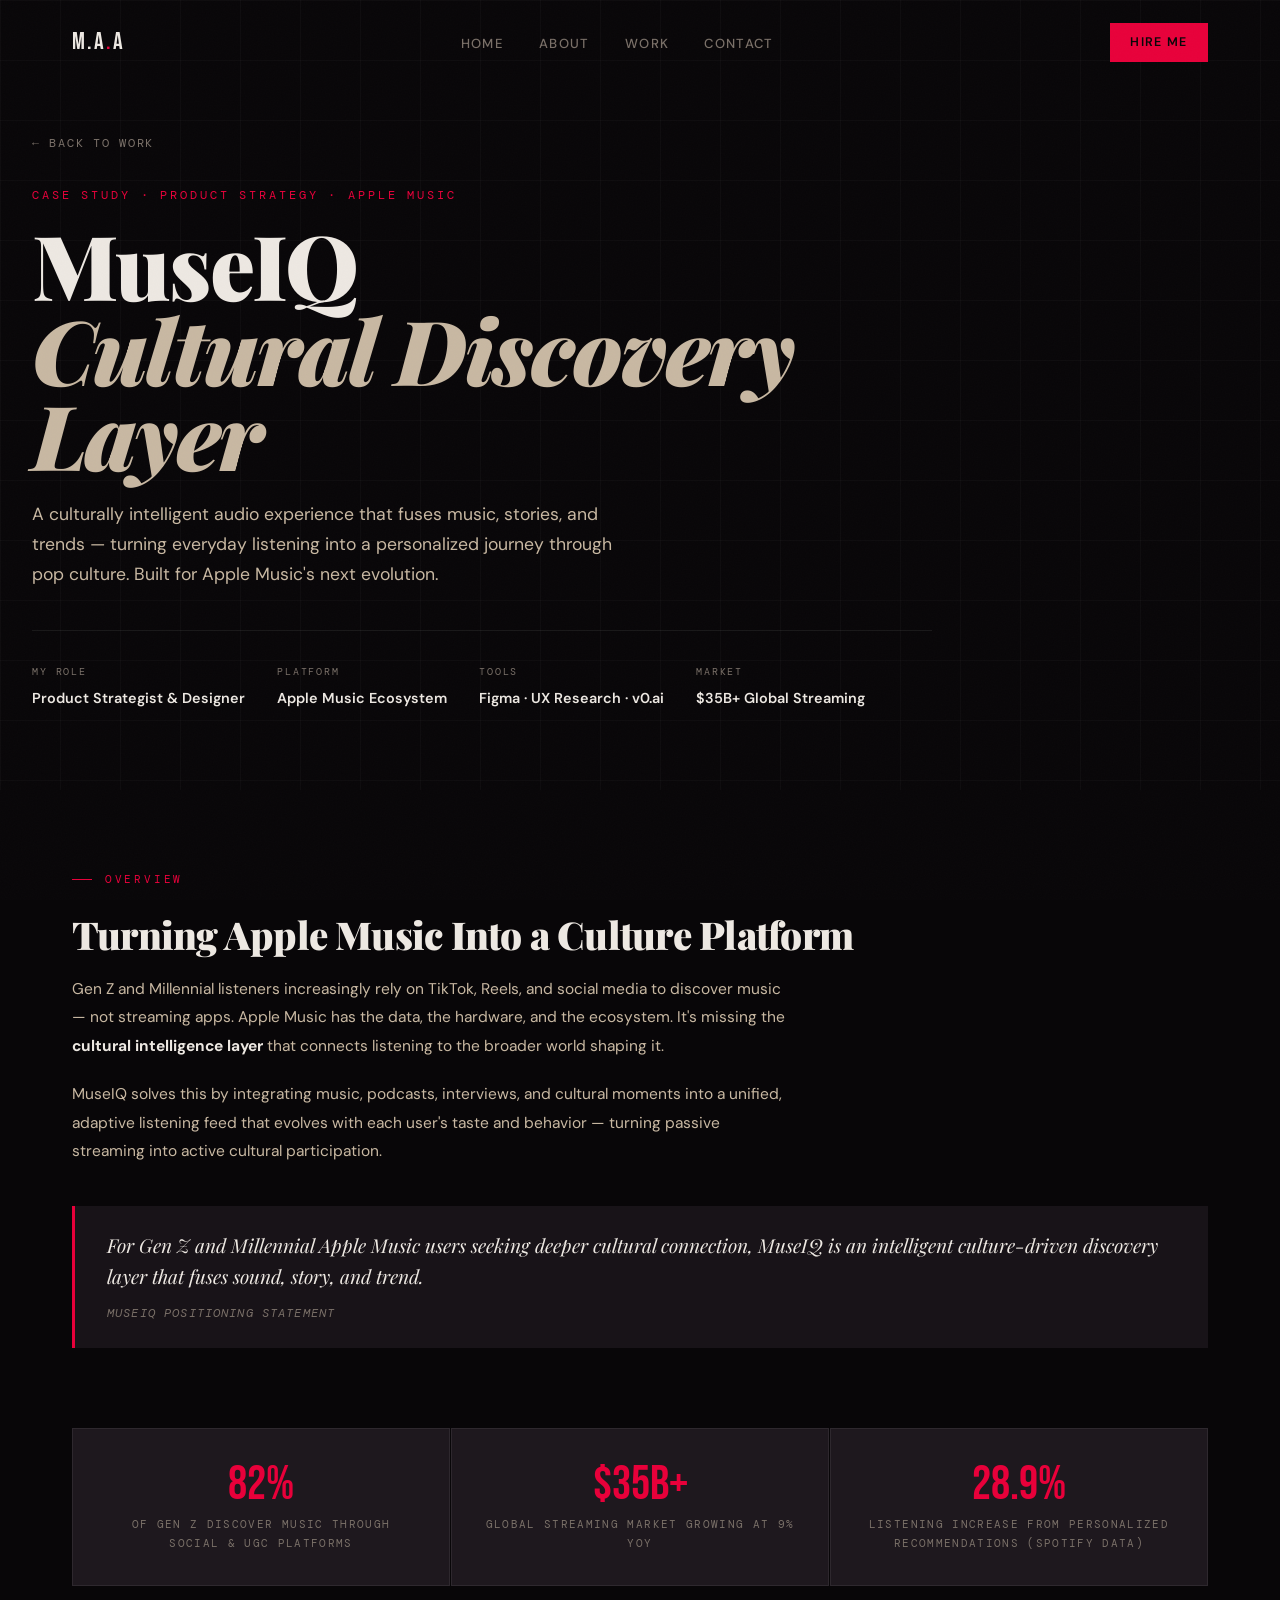
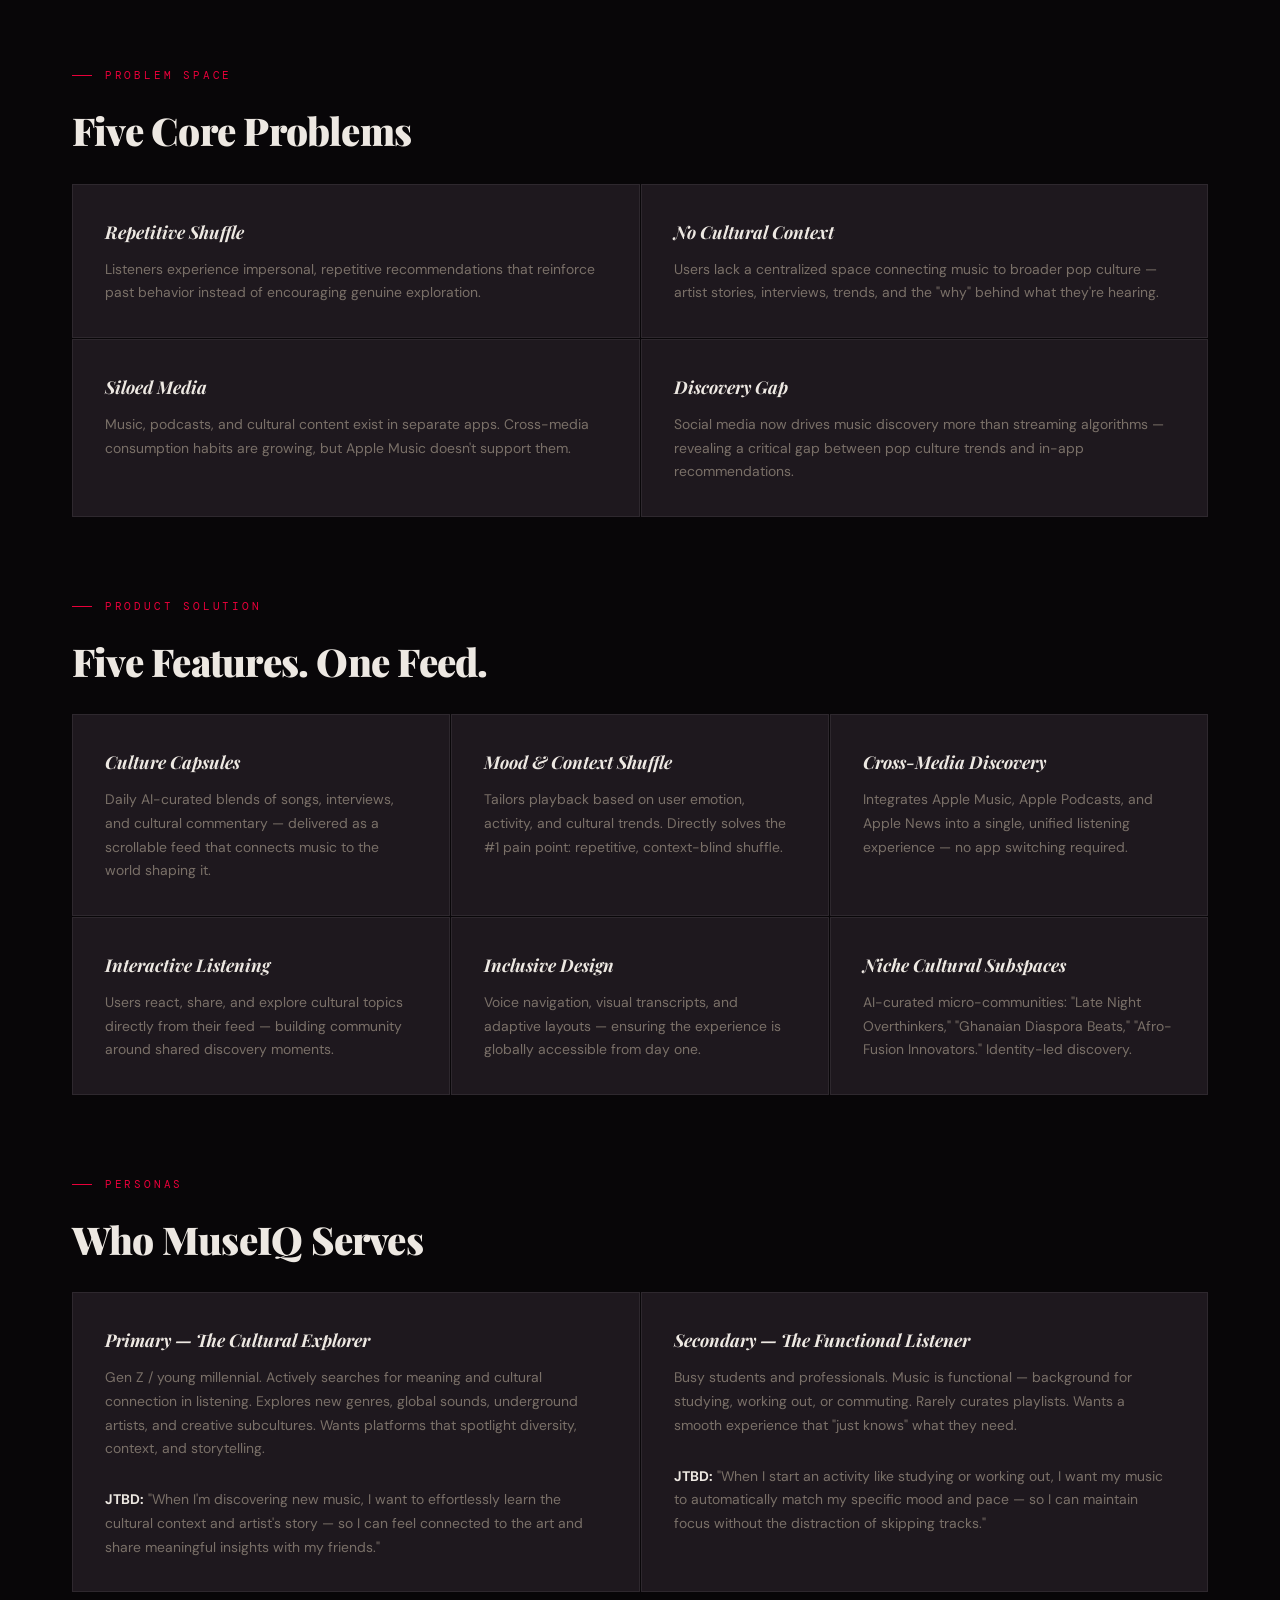
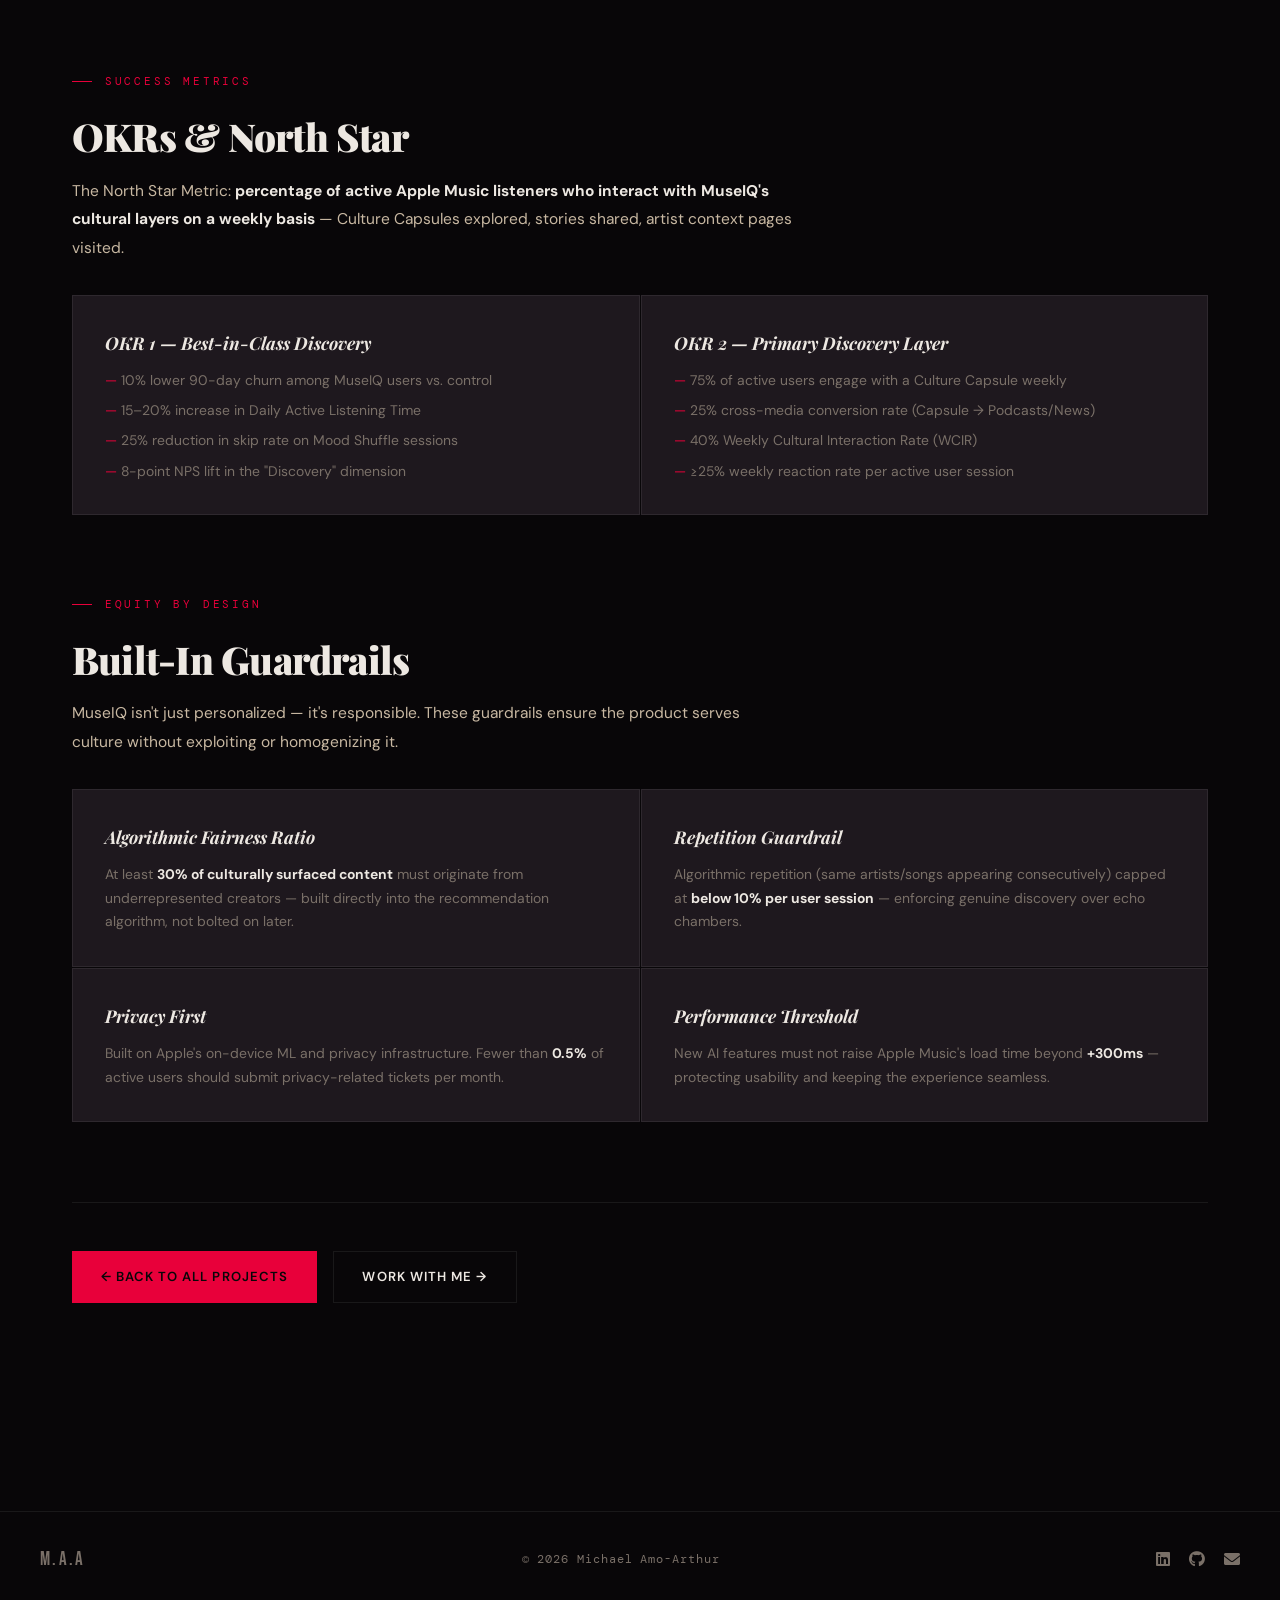
<file: museiq.html>
<!DOCTYPE html>
<html lang="en">
<head>
  <meta charset="UTF-8">
  <meta name="viewport" content="width=device-width, initial-scale=1.0">
  <title>MuseIQ — Apple Music AI Layer | Michael Amo-Arthur</title>
  <link rel="preconnect" href="https://fonts.googleapis.com">
  <link href="https://fonts.googleapis.com/css2?family=Playfair+Display:ital,wght@0,700;0,900;1,700;1,900&family=Bebas+Neue&family=DM+Sans:wght@300;400;500&family=DM+Mono:wght@300;400&display=swap" rel="stylesheet">
  <link rel="stylesheet" href="https://cdnjs.cloudflare.com/ajax/libs/font-awesome/6.0.0/css/all.min.css">
  <link rel="stylesheet" href="style.css">
</head>
<body>
  <div class="grain"></div>

  <!-- NAV -->
  <nav id="navbar">
    <div class="nav-inner">
      <a href="index.html" class="nav-logo">M.A<span class="dot">.</span>A</a>
      <ul class="nav-links">
        <li><a href="index.html#home">Home</a></li>
        <li><a href="index.html#about">About</a></li>
        <li><a href="index.html#projects">Work</a></li>
        <li><a href="index.html#contact">Contact</a></li>
      </ul>
      <a href="mailto:michael.amoarthur@howard.edu" class="nav-cta">Hire Me</a>
      <button class="hamburger" id="hamburger" aria-label="Menu">
        <span></span><span></span><span></span>
      </button>
    </div>
    <div class="mobile-menu" id="mobileMenu">
      <a href="index.html#home" onclick="closeMobile()">Home</a>
      <a href="index.html#about" onclick="closeMobile()">About</a>
      <a href="index.html#projects" onclick="closeMobile()">Work</a>
      <a href="index.html#contact" onclick="closeMobile()">Contact</a>
    </div>
  </nav>

  <!-- HERO -->
  <div class="cs-hero">
    <div class="cs-hero-bg"></div>
    <div class="cs-hero-inner">
      <a href="index.html#projects" class="cs-back">← Back to Work</a>
      <div class="cs-eyebrow">Case Study · Product Strategy · Apple Music</div>
      <h1 class="cs-title">MuseIQ<br><em style="color:var(--warm)">Cultural Discovery Layer</em></h1>
      <p class="cs-subtitle">A culturally intelligent audio experience that fuses music, stories, and trends — turning everyday listening into a personalized journey through pop culture. Built for Apple Music's next evolution.</p>
      <div class="cs-meta-bar">
        <div class="cs-meta-item">
          <span class="cs-meta-label">My Role</span>
          <span class="cs-meta-value">Product Strategist &amp; Designer</span>
        </div>
        <div class="cs-meta-item">
          <span class="cs-meta-label">Platform</span>
          <span class="cs-meta-value">Apple Music Ecosystem</span>
        </div>
        <div class="cs-meta-item">
          <span class="cs-meta-label">Tools</span>
          <span class="cs-meta-value">Figma · UX Research · v0.ai</span>
        </div>
        <div class="cs-meta-item">
          <span class="cs-meta-label">Market</span>
          <span class="cs-meta-value">$35B+ Global Streaming</span>
        </div>
      </div>
    </div>
  </div>

  <!-- BODY -->
  <div class="cs-body">

    <!-- OVERVIEW -->
    <div class="cs-section reveal">
      <div class="cs-section-label">Overview</div>
      <h2 class="cs-h2">Turning Apple Music Into a Culture Platform</h2>
      <p class="cs-p">Gen Z and Millennial listeners increasingly rely on TikTok, Reels, and social media to discover music — not streaming apps. Apple Music has the data, the hardware, and the ecosystem. It's missing the <strong>cultural intelligence layer</strong> that connects listening to the broader world shaping it.</p>
      <p class="cs-p">MuseIQ solves this by integrating music, podcasts, interviews, and cultural moments into a unified, adaptive listening feed that evolves with each user's taste and behavior — turning passive streaming into active cultural participation.</p>
      <div class="cs-quote">
        <p>For Gen Z and Millennial Apple Music users seeking deeper cultural connection, MuseIQ is an intelligent culture-driven discovery layer that fuses sound, story, and trend.</p>
        <cite>MuseIQ Positioning Statement</cite>
      </div>
    </div>

    <!-- KEY NUMBERS -->
    <div class="cs-section reveal">
      <div class="cs-grid-3">
        <div class="cs-card" style="text-align:center">
          <div class="cs-number">82%</div>
          <div class="cs-number-label">of Gen Z discover music through social &amp; UGC platforms</div>
        </div>
        <div class="cs-card" style="text-align:center">
          <div class="cs-number">$35B+</div>
          <div class="cs-number-label">Global streaming market growing at 9% YoY</div>
        </div>
        <div class="cs-card" style="text-align:center">
          <div class="cs-number">28.9%</div>
          <div class="cs-number-label">Listening increase from personalized recommendations (Spotify data)</div>
        </div>
      </div>
    </div>

    <!-- PROBLEM -->
    <div class="cs-section reveal">
      <div class="cs-section-label">Problem Space</div>
      <h2 class="cs-h2">Five Core Problems</h2>
      <div class="cs-grid-2">
        <div class="cs-card">
          <h4>Repetitive Shuffle</h4>
          <p>Listeners experience impersonal, repetitive recommendations that reinforce past behavior instead of encouraging genuine exploration.</p>
        </div>
        <div class="cs-card">
          <h4>No Cultural Context</h4>
          <p>Users lack a centralized space connecting music to broader pop culture — artist stories, interviews, trends, and the "why" behind what they're hearing.</p>
        </div>
        <div class="cs-card">
          <h4>Siloed Media</h4>
          <p>Music, podcasts, and cultural content exist in separate apps. Cross-media consumption habits are growing, but Apple Music doesn't support them.</p>
        </div>
        <div class="cs-card">
          <h4>Discovery Gap</h4>
          <p>Social media now drives music discovery more than streaming algorithms — revealing a critical gap between pop culture trends and in-app recommendations.</p>
        </div>
      </div>
    </div>

    <!-- SOLUTION -->
    <div class="cs-section reveal">
      <div class="cs-section-label">Product Solution</div>
      <h2 class="cs-h2">Five Features. One Feed.</h2>
      <div class="cs-grid-3">
        <div class="cs-card">
          <h4>Culture Capsules</h4>
          <p>Daily AI-curated blends of songs, interviews, and cultural commentary — delivered as a scrollable feed that connects music to the world shaping it.</p>
        </div>
        <div class="cs-card">
          <h4>Mood &amp; Context Shuffle</h4>
          <p>Tailors playback based on user emotion, activity, and cultural trends. Directly solves the #1 pain point: repetitive, context-blind shuffle.</p>
        </div>
        <div class="cs-card">
          <h4>Cross-Media Discovery</h4>
          <p>Integrates Apple Music, Apple Podcasts, and Apple News into a single, unified listening experience — no app switching required.</p>
        </div>
        <div class="cs-card">
          <h4>Interactive Listening</h4>
          <p>Users react, share, and explore cultural topics directly from their feed — building community around shared discovery moments.</p>
        </div>
        <div class="cs-card">
          <h4>Inclusive Design</h4>
          <p>Voice navigation, visual transcripts, and adaptive layouts — ensuring the experience is globally accessible from day one.</p>
        </div>
        <div class="cs-card">
          <h4>Niche Cultural Subspaces</h4>
          <p>AI-curated micro-communities: "Late Night Overthinkers," "Ghanaian Diaspora Beats," "Afro-Fusion Innovators." Identity-led discovery.</p>
        </div>
      </div>
    </div>

    <!-- PERSONAS -->
    <div class="cs-section reveal">
      <div class="cs-section-label">Personas</div>
      <h2 class="cs-h2">Who MuseIQ Serves</h2>
      <div class="cs-grid-2">
        <div class="cs-card">
          <h4>Primary — The Cultural Explorer</h4>
          <p>Gen Z / young millennial. Actively searches for meaning and cultural connection in listening. Explores new genres, global sounds, underground artists, and creative subcultures. Wants platforms that spotlight diversity, context, and storytelling.</p>
          <br>
          <p><strong style="color:var(--text)">JTBD:</strong> "When I'm discovering new music, I want to effortlessly learn the cultural context and artist's story — so I can feel connected to the art and share meaningful insights with my friends."</p>
        </div>
        <div class="cs-card">
          <h4>Secondary — The Functional Listener</h4>
          <p>Busy students and professionals. Music is functional — background for studying, working out, or commuting. Rarely curates playlists. Wants a smooth experience that "just knows" what they need.</p>
          <br>
          <p><strong style="color:var(--text)">JTBD:</strong> "When I start an activity like studying or working out, I want my music to automatically match my specific mood and pace — so I can maintain focus without the distraction of skipping tracks."</p>
        </div>
      </div>
    </div>

    <!-- OKRs -->
    <div class="cs-section reveal">
      <div class="cs-section-label">Success Metrics</div>
      <h2 class="cs-h2">OKRs &amp; North Star</h2>
      <p class="cs-p">The North Star Metric: <strong>percentage of active Apple Music listeners who interact with MuseIQ's cultural layers on a weekly basis</strong> — Culture Capsules explored, stories shared, artist context pages visited.</p>
      <div class="cs-grid-2">
        <div class="cs-card">
          <h4>OKR 1 — Best-in-Class Discovery</h4>
          <ul>
            <li>10% lower 90-day churn among MuseIQ users vs. control</li>
            <li>15–20% increase in Daily Active Listening Time</li>
            <li>25% reduction in skip rate on Mood Shuffle sessions</li>
            <li>8-point NPS lift in the "Discovery" dimension</li>
          </ul>
        </div>
        <div class="cs-card">
          <h4>OKR 2 — Primary Discovery Layer</h4>
          <ul>
            <li>75% of active users engage with a Culture Capsule weekly</li>
            <li>25% cross-media conversion rate (Capsule → Podcasts/News)</li>
            <li>40% Weekly Cultural Interaction Rate (WCIR)</li>
            <li>≥25% weekly reaction rate per active user session</li>
          </ul>
        </div>
      </div>
    </div>

    <!-- GUARDRAILS -->
    <div class="cs-section reveal">
      <div class="cs-section-label">Equity by Design</div>
      <h2 class="cs-h2">Built-In Guardrails</h2>
      <p class="cs-p">MuseIQ isn't just personalized — it's responsible. These guardrails ensure the product serves culture without exploiting or homogenizing it.</p>
      <div class="cs-grid-2">
        <div class="cs-card">
          <h4>Algorithmic Fairness Ratio</h4>
          <p>At least <strong style="color:var(--text)">30% of culturally surfaced content</strong> must originate from underrepresented creators — built directly into the recommendation algorithm, not bolted on later.</p>
        </div>
        <div class="cs-card">
          <h4>Repetition Guardrail</h4>
          <p>Algorithmic repetition (same artists/songs appearing consecutively) capped at <strong style="color:var(--text)">below 10% per user session</strong> — enforcing genuine discovery over echo chambers.</p>
        </div>
        <div class="cs-card">
          <h4>Privacy First</h4>
          <p>Built on Apple's on-device ML and privacy infrastructure. Fewer than <strong style="color:var(--text)">0.5%</strong> of active users should submit privacy-related tickets per month.</p>
        </div>
        <div class="cs-card">
          <h4>Performance Threshold</h4>
          <p>New AI features must not raise Apple Music's load time beyond <strong style="color:var(--text)">+300ms</strong> — protecting usability and keeping the experience seamless.</p>
        </div>
      </div>
    </div>

    <!-- CTA -->
    <div class="cs-section reveal">
      <div class="cs-cta-bar">
        <a href="index.html#projects" class="btn-primary">← Back to All Projects</a>
        <a href="index.html#contact" class="btn-ghost">Work With Me →</a>
      </div>
    </div>

  </div>

  <footer>
    <div class="footer-inner">
      <span class="footer-logo">M.A.A</span>
      <span class="footer-copy">© 2026 Michael Amo-Arthur</span>
      <div class="footer-socials">
        <a href="https://www.linkedin.com/in/michael-amo-arthur-888598287/" target="_blank" rel="noopener"><i class="fab fa-linkedin"></i></a>
        <a href="https://github.com/michaelamoarthur" target="_blank" rel="noopener"><i class="fab fa-github"></i></a>
        <a href="mailto:michael.amoarthur@howard.edu"><i class="fas fa-envelope"></i></a>
      </div>
    </div>
  </footer>

  <script src="script.js"></script>
</body>
</html>
</file>
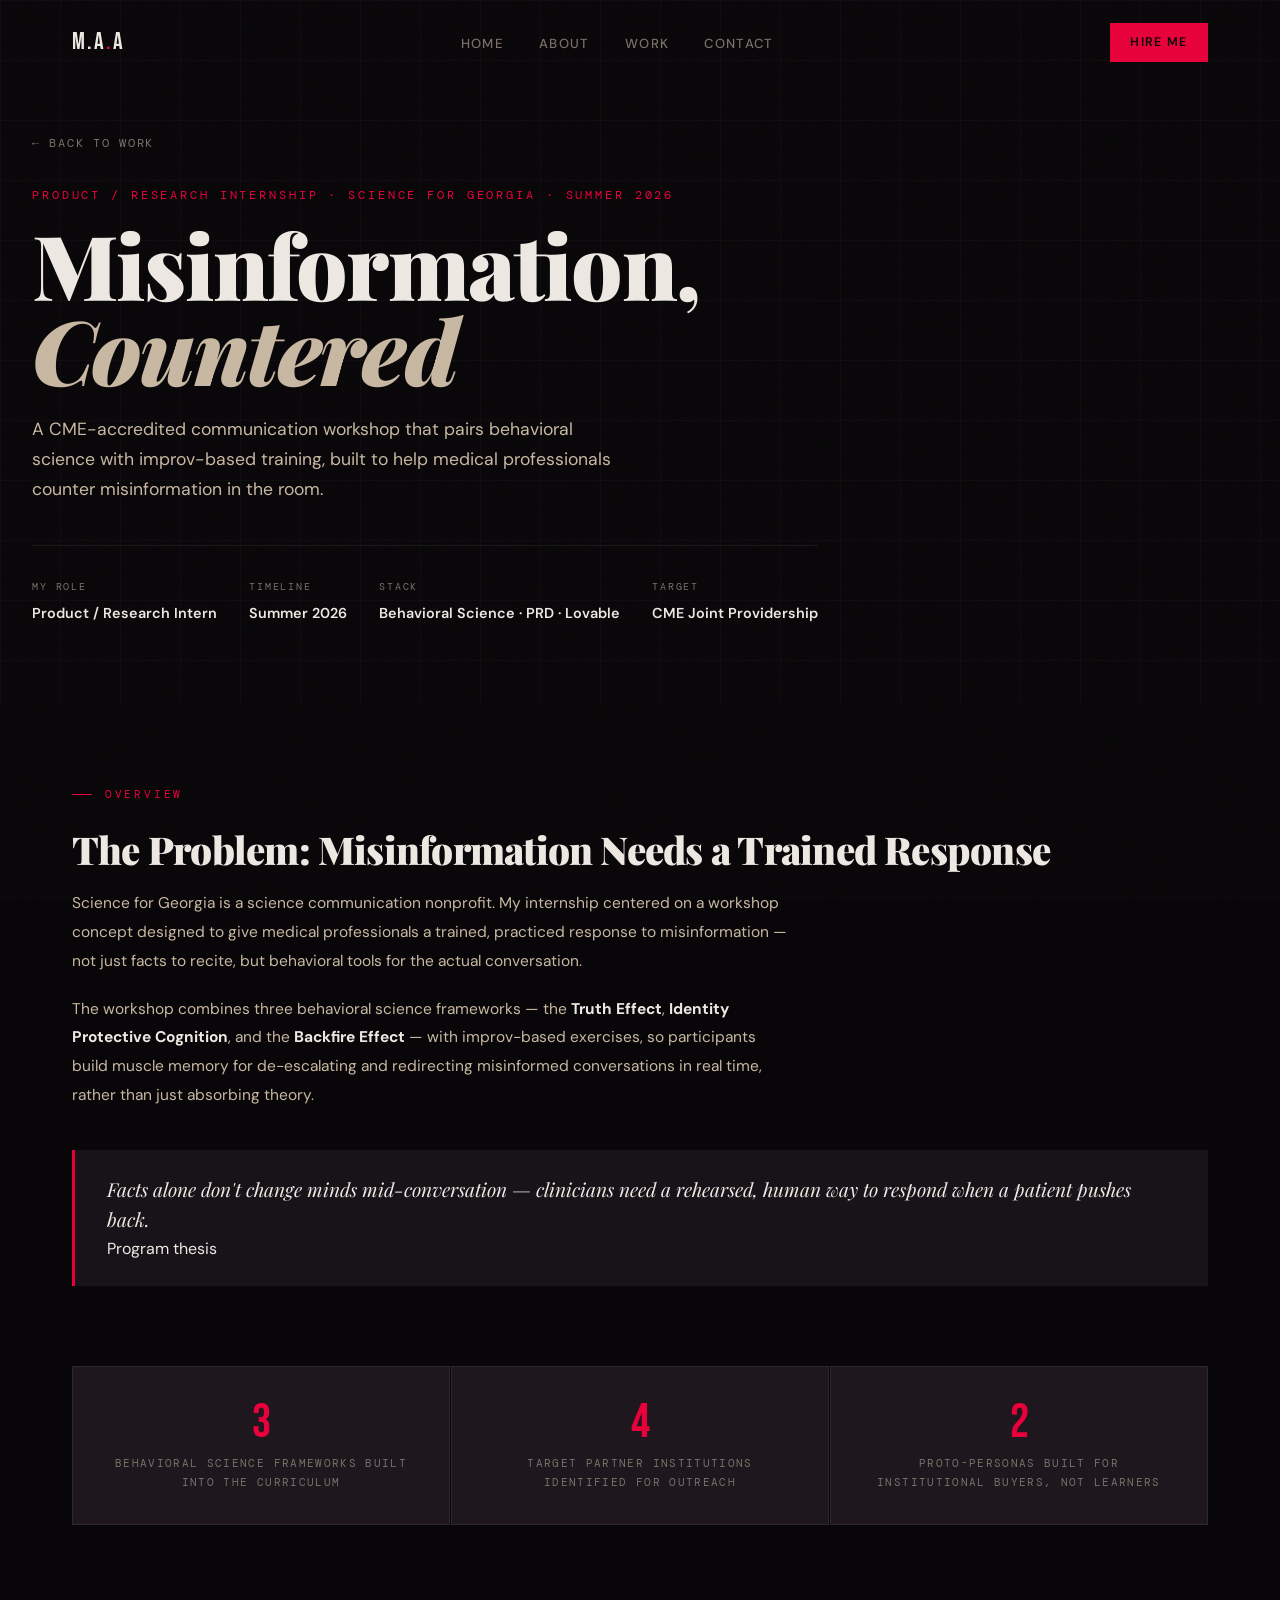
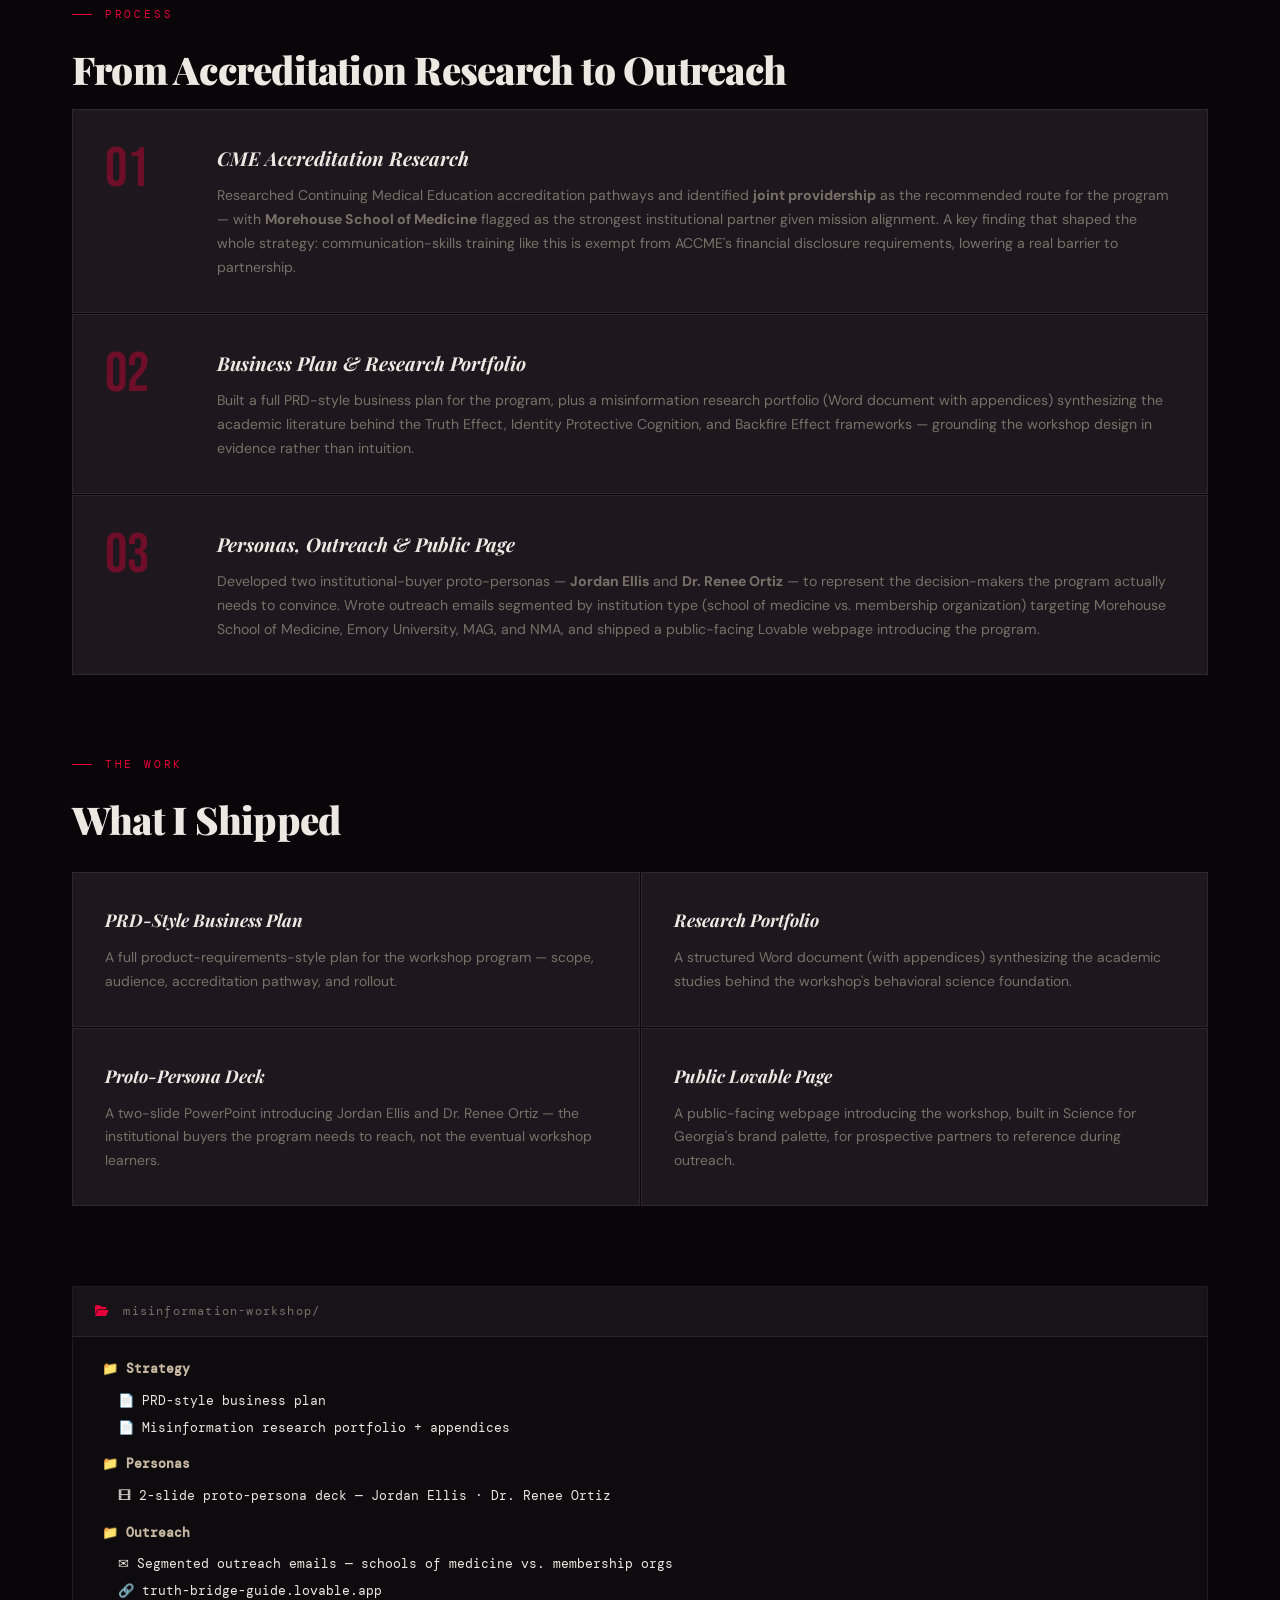
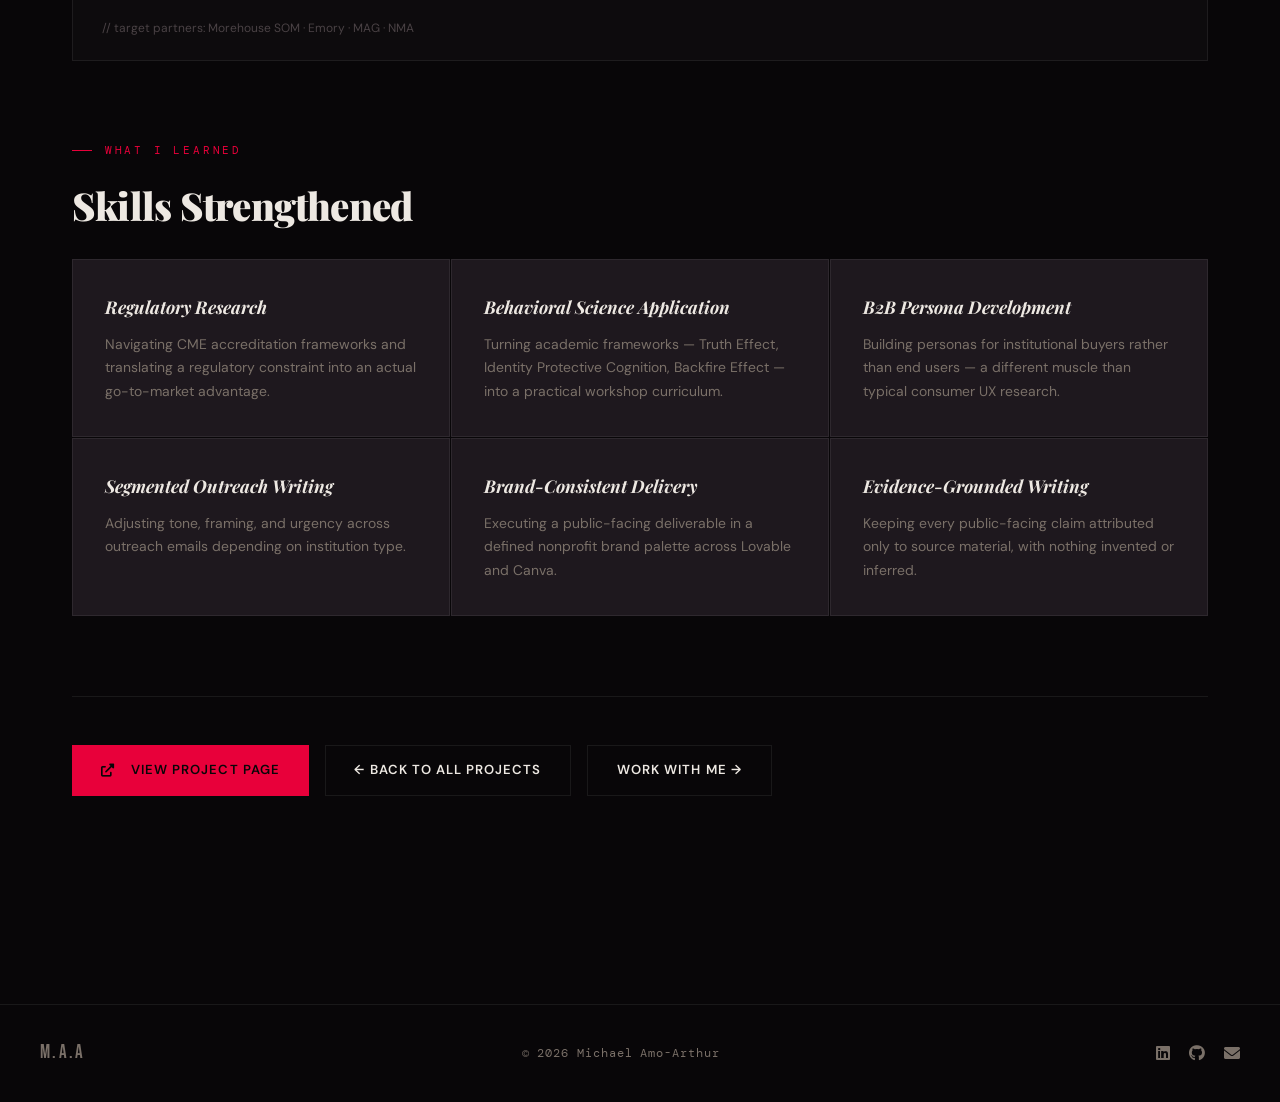
<file: scienceforgeorgia.html>
<!DOCTYPE html>
<html lang="en">
<head>
  <meta charset="UTF-8">
  <meta name="viewport" content="width=device-width, initial-scale=1.0">
  <title>Science for Georgia — Misinformation Communication Workshop | Michael Amo-Arthur</title>
  <link rel="preconnect" href="https://fonts.googleapis.com">
  <link href="https://fonts.googleapis.com/css2?family=Playfair+Display:ital,wght@0,700;0,900;1,700;1,900&family=Bebas+Neue&family=DM+Sans:wght@300;400;500&family=DM+Mono:wght@300;400&display=swap" rel="stylesheet">
  <link rel="stylesheet" href="https://cdnjs.cloudflare.com/ajax/libs/font-awesome/6.0.0/css/all.min.css">
  <link rel="stylesheet" href="style.css">
</head>
<body>
  <div class="grain"></div>

  <!-- NAV -->
  <nav id="navbar">
    <div class="nav-inner">
      <a href="index.html" class="nav-logo">M.A<span class="dot">.</span>A</a>
      <ul class="nav-links">
        <li><a href="index.html#home">Home</a></li>
        <li><a href="index.html#about">About</a></li>
        <li><a href="index.html#projects">Work</a></li>
        <li><a href="index.html#contact">Contact</a></li>
      </ul>
      <a href="mailto:michael.amoarthur@howard.edu" class="nav-cta">Hire Me</a>
      <button class="hamburger" id="hamburger" aria-label="Menu">
        <span></span><span></span><span></span>
      </button>
    </div>
    <div class="mobile-menu" id="mobileMenu">
      <a href="index.html#home" onclick="closeMobile()">Home</a>
      <a href="index.html#about" onclick="closeMobile()">About</a>
      <a href="index.html#projects" onclick="closeMobile()">Work</a>
      <a href="index.html#contact" onclick="closeMobile()">Contact</a>
    </div>
  </nav>

  <!-- HERO -->
  <div class="cs-hero">
    <div class="cs-hero-bg"></div>
    <div class="cs-hero-inner">
      <a href="index.html#projects" class="cs-back">← Back to Work</a>
      <div class="cs-eyebrow">Product / Research Internship · Science for Georgia · Summer 2026</div>
      <h1 class="cs-title">Misinformation,<br><em style="color:var(--warm)">Countered</em></h1>
      <p class="cs-subtitle">A CME-accredited communication workshop that pairs behavioral science with improv-based training, built to help medical professionals counter misinformation in the room.</p>
      <div class="cs-meta-bar">
        <div class="cs-meta-item">
          <span class="cs-meta-label">My Role</span>
          <span class="cs-meta-value">Product / Research Intern</span>
        </div>
        <div class="cs-meta-item">
          <span class="cs-meta-label">Timeline</span>
          <span class="cs-meta-value">Summer 2026</span>
        </div>
        <div class="cs-meta-item">
          <span class="cs-meta-label">Stack</span>
          <span class="cs-meta-value">Behavioral Science · PRD · Lovable</span>
        </div>
        <div class="cs-meta-item">
          <span class="cs-meta-label">Target</span>
          <span class="cs-meta-value red">CME Joint Providership</span>
        </div>
      </div>
    </div>
  </div>

  <!-- BODY -->
  <div class="cs-body">

    <!-- OVERVIEW -->
    <div class="cs-section reveal">
      <div class="cs-section-label">Overview</div>
      <h2 class="cs-h2">The Problem: Misinformation Needs a Trained Response</h2>
      <p class="cs-p">Science for Georgia is a science communication nonprofit. My internship centered on a workshop concept designed to give medical professionals a trained, practiced response to misinformation — not just facts to recite, but behavioral tools for the actual conversation.</p>
      <p class="cs-p">The workshop combines three behavioral science frameworks — the <strong>Truth Effect</strong>, <strong>Identity Protective Cognition</strong>, and the <strong>Backfire Effect</strong> — with improv-based exercises, so participants build muscle memory for de-escalating and redirecting misinformed conversations in real time, rather than just absorbing theory.</p>
      <div class="cs-quote">
        <p>Facts alone don't change minds mid-conversation — clinicians need a rehearsed, human way to respond when a patient pushes back.</p>
        Program thesis
      </div>
    </div>

    <!-- KEY NUMBERS -->
    <div class="cs-section reveal">
      <div class="cs-grid-3">
        <div class="cs-card" style="text-align:center">
          <div class="cs-number">3</div>
          <div class="cs-number-label">Behavioral science frameworks built into the curriculum</div>
        </div>
        <div class="cs-card" style="text-align:center">
          <div class="cs-number">4</div>
          <div class="cs-number-label">Target partner institutions identified for outreach</div>
        </div>
        <div class="cs-card" style="text-align:center">
          <div class="cs-number red">2</div>
          <div class="cs-number-label">Proto-personas built for institutional buyers, not learners</div>
        </div>
      </div>
    </div>

    <!-- PROCESS -->
    <div class="cs-section reveal">
      <div class="cs-section-label">Process</div>
      <h2 class="cs-h2">From Accreditation Research to Outreach</h2>
      <div class="cs-modules">
        <div class="cs-module">
          <div class="cs-module-num">01</div>
          <div>
            <h4>CME Accreditation Research</h4>
            <p>Researched Continuing Medical Education accreditation pathways and identified <strong>joint providership</strong> as the recommended route for the program — with <strong>Morehouse School of Medicine</strong> flagged as the strongest institutional partner given mission alignment. A key finding that shaped the whole strategy: communication-skills training like this is exempt from ACCME's financial disclosure requirements, lowering a real barrier to partnership.</p>
          </div>
        </div>
        <div class="cs-module">
          <div class="cs-module-num">02</div>
          <div>
            <h4>Business Plan &amp; Research Portfolio</h4>
            <p>Built a full PRD-style business plan for the program, plus a misinformation research portfolio (Word document with appendices) synthesizing the academic literature behind the Truth Effect, Identity Protective Cognition, and Backfire Effect frameworks — grounding the workshop design in evidence rather than intuition.</p>
          </div>
        </div>
        <div class="cs-module">
          <div class="cs-module-num">03</div>
          <div>
            <h4>Personas, Outreach &amp; Public Page</h4>
            <p>Developed two institutional-buyer proto-personas — <strong>Jordan Ellis</strong> and <strong>Dr. Renee Ortiz</strong> — to represent the decision-makers the program actually needs to convince. Wrote outreach emails segmented by institution type (school of medicine vs. membership organization) targeting Morehouse School of Medicine, Emory University, MAG, and NMA, and shipped a public-facing Lovable webpage introducing the program.</p>
          </div>
        </div>
      </div>
    </div>

    <!-- SOLUTION / DELIVERABLES -->
    <div class="cs-section reveal">
      <div class="cs-section-label">The Work</div>
      <h2 class="cs-h2">What I Shipped</h2>
      <div class="cs-grid-2">
        <div class="cs-card">
          <h4>PRD-Style Business Plan</h4>
          <p>A full product-requirements-style plan for the workshop program — scope, audience, accreditation pathway, and rollout.</p>
        </div>
        <div class="cs-card">
          <h4>Research Portfolio</h4>
          <p>A structured Word document (with appendices) synthesizing the academic studies behind the workshop's behavioral science foundation.</p>
        </div>
        <div class="cs-card">
          <h4>Proto-Persona Deck</h4>
          <p>A two-slide PowerPoint introducing Jordan Ellis and Dr. Renee Ortiz — the institutional buyers the program needs to reach, not the eventual workshop learners.</p>
        </div>
        <div class="cs-card">
          <h4>Public Lovable Page</h4>
          <p>A public-facing webpage introducing the workshop, built in Science for Georgia's brand palette, for prospective partners to reference during outreach.</p>
        </div>
      </div>
    </div>

    <div class="cs-section reveal">
      <div class="cs-doc-block">
        <div class="cs-doc-header">
          <i class="fas fa-folder-open cs-doc-icon"></i>
          misinformation-workshop/
        </div>
        <div class="cs-doc-tree">
          <div class="tree-item root">📁 Strategy</div>
          <div class="tree-item l1 tree-file">📄 PRD-style business plan</div>
          <div class="tree-item l1 tree-file">📄 Misinformation research portfolio + appendices</div>
          <div class="tree-item root" style="margin-top:.6rem">📁 Personas</div>
          <div class="tree-item l1 tree-file">🎞 2-slide proto-persona deck — Jordan Ellis · Dr. Renee Ortiz</div>
          <div class="tree-item root" style="margin-top:.6rem">📁 Outreach</div>
          <div class="tree-item l1 tree-file">✉ Segmented outreach emails — schools of medicine vs. membership orgs</div>
          <div class="tree-item l1 tree-file">🔗 truth-bridge-guide.lovable.app</div>
          <div class="tree-comment" style="margin-top:.6rem">// target partners: Morehouse SOM · Emory · MAG · NMA</div>
        </div>
      </div>
    </div>

    <!-- SKILLS BUILT -->
    <div class="cs-section reveal">
      <div class="cs-section-label">What I Learned</div>
      <h2 class="cs-h2">Skills Strengthened</h2>
      <div class="cs-grid-3">
        <div class="cs-card">
          <h4>Regulatory Research</h4>
          <p>Navigating CME accreditation frameworks and translating a regulatory constraint into an actual go-to-market advantage.</p>
        </div>
        <div class="cs-card">
          <h4>Behavioral Science Application</h4>
          <p>Turning academic frameworks — Truth Effect, Identity Protective Cognition, Backfire Effect — into a practical workshop curriculum.</p>
        </div>
        <div class="cs-card">
          <h4>B2B Persona Development</h4>
          <p>Building personas for institutional buyers rather than end users — a different muscle than typical consumer UX research.</p>
        </div>
        <div class="cs-card">
          <h4>Segmented Outreach Writing</h4>
          <p>Adjusting tone, framing, and urgency across outreach emails depending on institution type.</p>
        </div>
        <div class="cs-card">
          <h4>Brand-Consistent Delivery</h4>
          <p>Executing a public-facing deliverable in a defined nonprofit brand palette across Lovable and Canva.</p>
        </div>
        <div class="cs-card">
          <h4>Evidence-Grounded Writing</h4>
          <p>Keeping every public-facing claim attributed only to source material, with nothing invented or inferred.</p>
        </div>
      </div>
    </div>

    <!-- CTA -->
    <div class="cs-section reveal">
      <div class="cs-cta-bar">
        <a href="https://truth-bridge-guide.lovable.app" target="_blank" rel="noopener" class="btn-primary">
          <i class="fas fa-external-link-alt"></i>&nbsp; View Project Page
        </a>
        <a href="index.html#projects" class="btn-ghost">← Back to All Projects</a>
        <a href="index.html#contact" class="btn-ghost">Work With Me →</a>
      </div>
    </div>

  </div>

  <footer>
    <div class="footer-inner">
      <span class="footer-logo">M.A.A</span>
      <span class="footer-copy">© 2026 Michael Amo-Arthur</span>
      <div class="footer-socials">
        <a href="https://www.linkedin.com/in/michael-amo-arthur-888598287/" target="_blank" rel="noopener"><i class="fab fa-linkedin"></i></a>
        <a href="https://github.com/michaelamoarthur29" target="_blank" rel="noopener"><i class="fab fa-github"></i></a>
        <a href="mailto:michael.amoarthur@howard.edu"><i class="fas fa-envelope"></i></a>
      </div>
    </div>
  </footer>

  <script src="script.js"></script>
</body>
</html>
</file>
<file: style.css>
/* =============================================
   MICHAEL AMO-ARTHUR — PORTFOLIO CSS
   Aesthetic: Afrofuturist Editorial
   ============================================= */

*, *::before, *::after { box-sizing: border-box; margin: 0; padding: 0; }

:root {
  --black:   #080608;
  --deep:    #100d10;
  --surface: #181318;
  --card:    #1e181e;
  --border:  rgba(255,255,255,0.07);
  --red:     #e8003a;
  --red-dim: rgba(232,0,58,0.12);
  --warm:    #c8b8a2;
  --text:    #ede8e2;
  --muted:   #7a7068;
  --serif:   'Playfair Display', Georgia, serif;
  --display: 'Bebas Neue', 'Impact', sans-serif;
  --body:    'DM Sans', system-ui, sans-serif;
  --mono:    'DM Mono', monospace;
}

html { scroll-behavior: smooth; }

body {
  background: var(--black);
  color: var(--text);
  font-family: var(--body);
  font-size: 16px;
  line-height: 1.7;
  overflow-x: hidden;
}

.grain {
  position: fixed; inset: 0; z-index: 9999; pointer-events: none;
  background-image: url("data:image/svg+xml,%3Csvg xmlns='http://www.w3.org/2000/svg' width='300' height='300'%3E%3Cfilter id='n'%3E%3CfeTurbulence type='fractalNoise' baseFrequency='0.75' numOctaves='4' stitchTiles='stitch'/%3E%3C/filter%3E%3Crect width='300' height='300' filter='url(%23n)' opacity='0.04'/%3E%3C/svg%3E");
  opacity: 0.55;
}

.red    { color: var(--red); }
.red-sm { color: var(--red); font-size: .85rem; font-weight: 500; }

/* ── NAV ── */
#navbar { position: fixed; top: 0; left: 0; right: 0; z-index: 1000; transition: background .3s, border-color .3s; }
#navbar.scrolled { background: rgba(8,6,8,0.92); backdrop-filter: blur(14px); border-bottom: 1px solid var(--border); }
.nav-inner { max-width: 1200px; margin: 0 auto; padding: 1.4rem 2rem; display: flex; align-items: center; justify-content: space-between; gap: 2rem; }
.nav-logo { font-family: var(--display); font-size: 1.5rem; letter-spacing: .08em; color: var(--text); text-decoration: none; }
.nav-logo .dot { color: var(--red); }
.nav-links { display: flex; list-style: none; gap: 2.2rem; }
.nav-links a { font-size: .82rem; font-weight: 500; letter-spacing: .1em; text-transform: uppercase; color: var(--muted); text-decoration: none; position: relative; transition: color .2s; }
.nav-links a::after { content: ''; position: absolute; bottom: -4px; left: 0; width: 0; height: 1px; background: var(--red); transition: width .3s; }
.nav-links a:hover { color: var(--text); }
.nav-links a:hover::after { width: 100%; }
.nav-cta { font-size: .78rem; font-weight: 600; letter-spacing: .1em; text-transform: uppercase; color: var(--black); background: var(--red); padding: .55rem 1.3rem; text-decoration: none; transition: opacity .2s, transform .2s; }
.nav-cta:hover { opacity: .85; transform: translateY(-1px); }

.hamburger { display: none; flex-direction: column; gap: 5px; background: none; border: none; cursor: pointer; padding: 4px; }
.hamburger span { width: 24px; height: 2px; background: var(--text); display: block; transition: .3s; }
.hamburger.open span:nth-child(1) { transform: rotate(45deg) translate(5px,5px); }
.hamburger.open span:nth-child(2) { opacity: 0; }
.hamburger.open span:nth-child(3) { transform: rotate(-45deg) translate(5px,-5px); }

.mobile-menu { display: none; flex-direction: column; background: rgba(8,6,8,0.97); backdrop-filter: blur(14px); border-top: 1px solid var(--border); padding: .5rem 0 1rem; }
.mobile-menu.open { display: flex; }
.mobile-menu a { padding: .9rem 2rem; color: var(--text); text-decoration: none; font-size: .9rem; font-weight: 500; letter-spacing: .08em; text-transform: uppercase; border-bottom: 1px solid var(--border); transition: color .2s, padding-left .2s; }
.mobile-menu a:hover { color: var(--red); padding-left: 2.5rem; }

/* ── HERO ── */
.hero { position: relative; min-height: 100vh; display: flex; align-items: center; padding: 0 2rem; overflow: hidden; background: var(--black); }
.hero-bg-grid { position: absolute; inset: 0; background-image: linear-gradient(to right, rgba(255,255,255,0.025) 1px, transparent 1px), linear-gradient(to bottom, rgba(255,255,255,0.025) 1px, transparent 1px); background-size: 60px 60px; mask-image: radial-gradient(ellipse 80% 80% at 50% 40%, black, transparent); }
.hero-inner { position: relative; z-index: 2; max-width: 1200px; margin: 0 auto; width: 100%; padding-top: 6rem; }
.hero-tag { font-family: var(--mono); font-size: .78rem; letter-spacing: .2em; text-transform: uppercase; color: var(--muted); margin-bottom: 1.5rem; opacity: 0; animation: fadeUp .8s .2s forwards; }
.hero-name { font-family: var(--display); font-size: clamp(5rem, 13vw, 12rem); line-height: .92; letter-spacing: -.01em; display: flex; flex-direction: column; opacity: 0; animation: fadeUp .9s .35s forwards; }
.hero-name .italic { font-family: var(--serif); font-style: italic; font-weight: 700; color: var(--warm); font-size: clamp(4rem, 10vw, 9rem); }
.hero-origin { font-family: var(--mono); font-size: .8rem; color: var(--muted); letter-spacing: .15em; margin-top: 1.5rem; opacity: 0; animation: fadeUp .8s .5s forwards; }
.hero-sub { font-size: 1.05rem; color: var(--warm); max-width: 480px; margin-top: .7rem; line-height: 1.65; opacity: 0; animation: fadeUp .8s .6s forwards; }
.hero-actions { display: flex; gap: 1.2rem; align-items: center; margin-top: 2.5rem; flex-wrap: wrap; opacity: 0; animation: fadeUp .8s .75s forwards; }
.hero-scroll-label { position: absolute; bottom: 2rem; left: 2rem; font-family: var(--mono); font-size: .7rem; color: var(--muted); letter-spacing: .2em; text-transform: uppercase; animation: pulse 2s infinite; z-index: 2; }
.hero-deco { position: absolute; right: -2vw; bottom: -3rem; font-family: var(--display); font-size: clamp(8rem, 22vw, 22rem); color: transparent; -webkit-text-stroke: 1px rgba(232,0,58,0.08); user-select: none; z-index: 1; pointer-events: none; line-height: 1; opacity: 0; animation: fadeIn 1.5s .8s forwards; }

/* ── MARQUEE ── */
.marquee-bar { overflow: hidden; background: var(--surface); border-top: 1px solid var(--border); border-bottom: 1px solid var(--border); padding: 1rem 0; }
.marquee-track { display: flex; align-items: center; gap: 1.8rem; width: max-content; animation: marquee 28s linear infinite; font-family: var(--mono); font-size: .75rem; letter-spacing: .15em; text-transform: uppercase; color: var(--muted); }
.marquee-track span { white-space: nowrap; }
.dot-sep { color: var(--red); }
@keyframes marquee { to { transform: translateX(-50%); } }

/* ── SHARED SECTIONS ── */
.section-container { max-width: 1200px; margin: 0 auto; padding: 7rem 2rem; }
.section-eyebrow { font-family: var(--mono); font-size: .72rem; letter-spacing: .25em; text-transform: uppercase; color: var(--red); display: flex; align-items: center; gap: .8rem; margin-bottom: 1.5rem; }
.section-eyebrow::before { content: ''; display: inline-block; width: 24px; height: 1px; background: var(--red); }
.section-title { font-family: var(--serif); font-size: clamp(2.5rem, 5vw, 4rem); font-weight: 900; letter-spacing: -.02em; line-height: 1.05; margin-bottom: 1rem; }
.section-sub { font-size: 1rem; color: var(--muted); max-width: 500px; margin-bottom: 3.5rem; }

/* ── ABOUT ── */
#about { background: var(--deep); border-top: 1px solid var(--border); }
.about-grid { display: grid; grid-template-columns: 340px 1fr; gap: 5rem; align-items: start; }
.photo-frame { position: relative; border-radius: 4px; overflow: hidden; }
.profile-img { width: 100%; height: 440px; object-fit: cover; object-position: top; display: block; filter: grayscale(15%) contrast(1.05); }
.photo-frame.photo-placeholder { background: var(--card); border: 1px solid var(--border); height: 440px; display: flex; align-items: center; justify-content: center; color: var(--muted); font-family: var(--mono); font-size: .8rem; letter-spacing: .15em; }
.photo-frame.photo-placeholder::after { content: 'MICHAEL A-A'; }
.photo-caption { position: absolute; bottom: 0; left: 0; right: 0; background: linear-gradient(transparent, rgba(8,6,8,.85)); font-family: var(--mono); font-size: .72rem; color: var(--warm); letter-spacing: .15em; text-transform: uppercase; padding: 1.5rem 1rem .8rem; }
.stat-row { display: grid; grid-template-columns: repeat(3, 1fr); gap: 1px; margin-top: 1px; }
.stat { background: var(--card); border: 1px solid var(--border); padding: 1rem .8rem; display: flex; flex-direction: column; gap: .2rem; }
.stat-num { font-family: var(--display); font-size: 1.8rem; line-height: 1; }
.stat-label { font-family: var(--mono); font-size: .65rem; color: var(--muted); letter-spacing: .12em; text-transform: uppercase; }
.about-heading { font-family: var(--serif); font-size: clamp(2rem, 3.5vw, 3rem); font-weight: 900; line-height: 1.1; letter-spacing: -.02em; margin-bottom: 1.2rem; }
.about-body { font-size: .97rem; color: var(--warm); line-height: 1.8; max-width: 540px; margin-bottom: 2rem; }

/* TABS */
.tabs { display: flex; gap: .5rem; margin-bottom: 1.8rem; flex-wrap: wrap; }
.tab-btn { font-family: var(--mono); font-size: .75rem; letter-spacing: .12em; text-transform: uppercase; color: var(--muted); background: none; border: 1px solid var(--border); padding: .5rem 1.2rem; cursor: pointer; transition: all .2s; }
.tab-btn:hover { color: var(--text); border-color: rgba(255,255,255,0.2); }
.tab-btn.active { color: var(--black); background: var(--red); border-color: var(--red); }
.tab-panel { display: none; }
.tab-panel.active { display: block; }

.skill-cards { display: grid; grid-template-columns: 1fr 1fr; gap: 1px; }
.skill-card { background: var(--card); border: 1px solid var(--border); padding: 1.5rem; }
.skill-card h4 { font-family: var(--serif); font-size: 1.1rem; font-style: italic; margin-bottom: .5rem; }
.skill-card p { font-size: .85rem; color: var(--muted); margin-bottom: 1rem; line-height: 1.6; }

.pill-row { display: flex; flex-wrap: wrap; gap: .4rem; }
.pill { font-family: var(--mono); font-size: .65rem; letter-spacing: .08em; text-transform: uppercase; background: rgba(255,255,255,0.05); border: 1px solid var(--border); color: var(--warm); padding: .25rem .65rem; border-radius: 2px; }

.edu-card { background: var(--card); border: 1px solid var(--border); padding: 1.8rem; display: flex; gap: 1.5rem; align-items: flex-start; }
.edu-logo { width: 52px; height: 52px; background: var(--red); color: var(--black); font-family: var(--display); font-size: 1.2rem; display: flex; align-items: center; justify-content: center; flex-shrink: 0; letter-spacing: .05em; }
.edu-card h4 { font-family: var(--serif); font-size: 1.2rem; font-style: italic; margin-bottom: .4rem; }
.edu-card p { font-size: .88rem; color: var(--muted); line-height: 1.6; }

.timeline { display: flex; flex-direction: column; }
.tl-item { display: flex; gap: 1.2rem; align-items: flex-start; padding: 1.2rem 0; border-bottom: 1px solid var(--border); }
.tl-dot { width: 10px; height: 10px; background: var(--red); border-radius: 50%; flex-shrink: 0; margin-top: .35rem; box-shadow: 0 0 0 3px rgba(232,0,58,.15); }
.tl-content { display: flex; flex-direction: column; gap: .2rem; }
.tl-content h4 { font-size: .97rem; font-weight: 600; }
.tl-company { font-family: var(--mono); font-size: .75rem; color: var(--red); letter-spacing: .08em; }
.tl-date { font-family: var(--mono); font-size: .72rem; color: var(--muted); letter-spacing: .08em; }

/* ── PROJECTS ── */
#projects { background: var(--black); border-top: 1px solid var(--border); }
.projects-grid { display: grid; grid-template-columns: repeat(2, 1fr); gap: 1px; }
.project-card { background: var(--card); border: 1px solid var(--border); overflow: hidden; display: flex; flex-direction: column; transition: transform .3s, box-shadow .3s; position: relative; }
.project-card:hover { transform: translateY(-4px); box-shadow: 0 20px 60px rgba(0,0,0,0.6); z-index: 2; }
.project-card.featured { grid-column: span 2; flex-direction: row; }

.project-media { position: relative; overflow: hidden; background: var(--surface); }
.project-card:not(.featured) .project-media { height: 240px; }
.project-card.featured .project-media { width: 52%; flex-shrink: 0; min-height: 360px; }

.project-media video { width: 100%; height: 100%; object-fit: cover; display: block; transition: transform .4s; }
.project-card:hover .project-media video { transform: scale(1.04); }

/* Fallback visuals shown when video path is local / unavailable */
.project-media-fallback {
  position: absolute; inset: 0;
  display: flex; align-items: center; justify-content: center;
}
.fallback-inner { display: flex; flex-direction: column; align-items: center; gap: .5rem; }
.fallback-logo { font-family: var(--display); font-size: 2.5rem; letter-spacing: .1em; }
.fallback-sub { font-family: var(--mono); font-size: .75rem; letter-spacing: .15em; text-transform: uppercase; }

/* Per-project fallback color schemes */
.ford-fallback    { background: linear-gradient(135deg, #0a1628 0%, #0f2040 60%, #0a1628 100%); color: #4e8fff; }
.ford-fallback .fallback-logo { color: #fff; }
.ford-fallback .fallback-sub  { color: rgba(78,143,255,0.7); }

.fitness-fallback { background: linear-gradient(135deg, #0a1a0a 0%, #0f280f 60%, #0a1a0a 100%); }
.fitness-fallback .fallback-logo { color: #00c875; }
.fitness-fallback .fallback-sub  { color: rgba(0,200,117,0.6); }

.museiq-fallback  { background: linear-gradient(135deg, #1a0a14 0%, #280f1e 60%, #1a0a14 100%); }
.museiq-fallback .fallback-logo { color: var(--red); }
.museiq-fallback .fallback-sub  { color: rgba(232,0,58,0.6); }

.homedepot-fallback { background: linear-gradient(135deg, #1a1005 0%, #2e1a05 60%, #1a1005 100%); }
.homedepot-fallback .fallback-logo { color: #f96302; }
.homedepot-fallback .fallback-sub  { color: rgba(249,99,2,0.65); }

.sci4ga-fallback { background: linear-gradient(135deg, #241c14 0%, #2b3a42 60%, #241c14 100%); }
.sci4ga-fallback .fallback-logo { color: #c8502e; }
.sci4ga-fallback .fallback-sub  { color: rgba(200,80,46,0.65); }

/* When video IS present, hide the fallback */
.project-media video + .project-media-fallback { display: none; }
/* Show fallback if video hidden via onerror */
.project-media video[style*="display: none"] + .project-media-fallback,
.project-media video[style*="display:none"] + .project-media-fallback { display: flex; }

/* Same logic for static image project covers */
.project-media img + .project-media-fallback { display: none; }
.project-media img[style*="display: none"] + .project-media-fallback,
.project-media img[style*="display:none"] + .project-media-fallback { display: flex; }
.project-media img { width: 100%; height: 100%; object-fit: cover; }

.project-info { padding: 1.8rem 2rem 2rem; display: flex; flex-direction: column; flex: 1; }
.project-meta { display: flex; align-items: center; gap: 1rem; margin-bottom: 1rem; flex-wrap: wrap; }
.project-num { font-family: var(--display); font-size: 1rem; color: var(--red); letter-spacing: .1em; }
.project-title { font-family: var(--serif); font-size: 1.5rem; font-weight: 700; font-style: italic; margin-bottom: .6rem; letter-spacing: -.01em; transition: color .2s; }
.project-card.featured .project-title { font-size: 1.9rem; }
.project-card:hover .project-title { color: var(--red); }
.project-desc { font-size: .88rem; color: var(--muted); line-height: 1.75; flex: 1; margin-bottom: 1.5rem; }
.project-desc strong { color: var(--text); font-weight: 600; }
.project-links { display: flex; gap: .8rem; flex-wrap: wrap; }

/* ── BUTTONS ── */
.btn-primary { display: inline-flex; align-items: center; gap: .5rem; font-family: var(--body); font-size: .82rem; font-weight: 600; letter-spacing: .08em; text-transform: uppercase; color: var(--black); background: var(--red); padding: .85rem 1.8rem; text-decoration: none; border: none; cursor: pointer; transition: opacity .2s, transform .2s; }
.btn-primary:hover { opacity: .88; transform: translateY(-2px); }
.btn-primary.sm { padding: .6rem 1.2rem; font-size: .78rem; }
.btn-ghost { display: inline-flex; align-items: center; gap: .4rem; font-size: .82rem; font-weight: 600; letter-spacing: .08em; text-transform: uppercase; color: var(--text); background: none; border: 1px solid var(--border); padding: .85rem 1.8rem; text-decoration: none; cursor: pointer; transition: border-color .2s, color .2s; }
.btn-ghost:hover { border-color: var(--red); color: var(--red); }
.btn-ghost.sm { padding: .6rem 1.2rem; font-size: .78rem; }

/* ── CONTACT ── */
#contact { background: var(--deep); border-top: 1px solid var(--border); }
.contact-inner { display: grid; grid-template-columns: 1fr 1fr; gap: 6rem; align-items: start; }
.contact-heading { font-family: var(--serif); font-size: clamp(2.5rem, 4.5vw, 3.8rem); font-weight: 900; line-height: 1.05; letter-spacing: -.02em; margin-bottom: 1.2rem; }
.contact-details { display: flex; flex-direction: column; gap: 1rem; margin-top: 2rem; }
.contact-row { display: flex; align-items: center; gap: 1rem; text-decoration: none; color: var(--muted); font-size: .9rem; transition: color .2s, padding-left .2s; }
.contact-row:hover { color: var(--text); padding-left: .5rem; }
.contact-icon { width: 36px; height: 36px; border: 1px solid var(--border); display: flex; align-items: center; justify-content: center; font-size: .9rem; flex-shrink: 0; transition: background .2s, border-color .2s; }
.contact-row:hover .contact-icon { background: var(--red-dim); border-color: var(--red); color: var(--red); }

.contact-form { display: flex; flex-direction: column; gap: 1.2rem; }
.form-group { display: flex; flex-direction: column; gap: .4rem; }
.form-group label { font-family: var(--mono); font-size: .7rem; color: var(--muted); letter-spacing: .18em; text-transform: uppercase; }
.form-group input, .form-group textarea { background: var(--card); border: 1px solid var(--border); color: var(--text); font-family: var(--body); font-size: .9rem; padding: .85rem 1rem; outline: none; resize: none; transition: border-color .2s; border-radius: 0; }
.form-group input:focus, .form-group textarea:focus { border-color: var(--red); }
.form-success { display: none; font-family: var(--mono); font-size: .8rem; color: #00d67a; letter-spacing: .08em; margin-top: .5rem; }
.form-success.show { display: block; }

/* ── FOOTER ── */
footer { background: var(--black); border-top: 1px solid var(--border); padding: 2rem; }
.footer-inner { max-width: 1200px; margin: 0 auto; display: flex; align-items: center; justify-content: space-between; flex-wrap: wrap; gap: 1rem; }
.footer-logo { font-family: var(--display); font-size: 1.2rem; letter-spacing: .12em; color: var(--muted); }
.footer-copy { font-family: var(--mono); font-size: .72rem; color: var(--muted); letter-spacing: .08em; }
.footer-socials { display: flex; gap: 1.2rem; }
.footer-socials a { color: var(--muted); font-size: 1rem; text-decoration: none; transition: color .2s; }
.footer-socials a:hover { color: var(--red); }

/* ── CASE STUDY SHARED ── */
.cs-hero { min-height: 60vh; display: flex; align-items: flex-end; padding: 0 2rem 5rem; position: relative; overflow: hidden; background: var(--black); }
.cs-hero-bg { position: absolute; inset: 0; background-image: linear-gradient(to right, rgba(255,255,255,0.025) 1px, transparent 1px), linear-gradient(to bottom, rgba(255,255,255,0.025) 1px, transparent 1px); background-size: 60px 60px; }
.cs-hero-inner { position: relative; z-index: 2; max-width: 900px; padding-top: 8rem; }
.cs-back { display: inline-flex; align-items: center; gap: .5rem; font-family: var(--mono); font-size: .72rem; letter-spacing: .15em; text-transform: uppercase; color: var(--muted); text-decoration: none; margin-bottom: 2rem; transition: color .2s; }
.cs-back:hover { color: var(--red); }
.cs-eyebrow { font-family: var(--mono); font-size: .72rem; letter-spacing: .25em; text-transform: uppercase; color: var(--red); margin-bottom: 1rem; }
.cs-title { font-family: var(--serif); font-size: clamp(3rem, 7vw, 6rem); font-weight: 900; line-height: .95; letter-spacing: -.02em; margin-bottom: 1.5rem; }
.cs-subtitle { font-size: 1.1rem; color: var(--warm); max-width: 600px; line-height: 1.7; }
.cs-meta-bar { display: flex; flex-wrap: wrap; gap: 2rem; margin-top: 2.5rem; padding-top: 2rem; border-top: 1px solid var(--border); }
.cs-meta-item { display: flex; flex-direction: column; gap: .3rem; }
.cs-meta-label { font-family: var(--mono); font-size: .65rem; letter-spacing: .18em; text-transform: uppercase; color: var(--muted); }
.cs-meta-value { font-size: .9rem; font-weight: 600; color: var(--text); }

.cs-body { max-width: 1200px; margin: 0 auto; padding: 5rem 2rem 8rem; }
.cs-section { margin-bottom: 5rem; }
.cs-section-label { font-family: var(--mono); font-size: .7rem; letter-spacing: .25em; text-transform: uppercase; color: var(--red); display: flex; align-items: center; gap: .8rem; margin-bottom: 1.5rem; }
.cs-section-label::before { content: ''; width: 20px; height: 1px; background: var(--red); }
.cs-h2 { font-family: var(--serif); font-size: clamp(1.8rem, 3vw, 2.5rem); font-weight: 900; letter-spacing: -.02em; margin-bottom: 1.2rem; line-height: 1.1; }
.cs-p { font-size: .97rem; color: var(--warm); line-height: 1.85; margin-bottom: 1.2rem; max-width: 720px; }
.cs-p strong { color: var(--text); }
.cs-grid-2 { display: grid; grid-template-columns: 1fr 1fr; gap: 1px; margin: 2rem 0; }
.cs-grid-3 { display: grid; grid-template-columns: repeat(3, 1fr); gap: 1px; margin: 2rem 0; }
.cs-card { background: var(--card); border: 1px solid var(--border); padding: 2rem; }
.cs-card h4 { font-family: var(--serif); font-size: 1.1rem; font-style: italic; margin-bottom: .7rem; }
.cs-card p { font-size: .87rem; color: var(--muted); line-height: 1.7; }
.cs-card ul { list-style: none; display: flex; flex-direction: column; gap: .5rem; }
.cs-card ul li { font-size: .87rem; color: var(--muted); padding-left: 1rem; position: relative; line-height: 1.6; }
.cs-card ul li::before { content: '—'; position: absolute; left: 0; color: var(--red); }
.cs-number { font-family: var(--display); font-size: 3rem; color: var(--red); line-height: 1; margin-bottom: .4rem; }
.cs-number-label { font-family: var(--mono); font-size: .7rem; color: var(--muted); letter-spacing: .12em; text-transform: uppercase; }
.cs-quote { border-left: 3px solid var(--red); padding: 1.5rem 2rem; margin: 2.5rem 0; background: var(--surface); }
.cs-quote p { font-family: var(--serif); font-size: 1.2rem; font-style: italic; color: var(--text); line-height: 1.6; }
.cs-quote cite { font-family: var(--mono); font-size: .72rem; color: var(--muted); letter-spacing: .1em; text-transform: uppercase; display: block; margin-top: .8rem; }
.cs-tag-row { display: flex; flex-wrap: wrap; gap: .5rem; margin: 1.5rem 0; }
.cs-modules { display: flex; flex-direction: column; gap: 1px; }
.cs-module { background: var(--card); border: 1px solid var(--border); padding: 2rem; display: grid; grid-template-columns: 80px 1fr; gap: 2rem; align-items: start; }
.cs-module-num { font-family: var(--display); font-size: 3.5rem; color: var(--red); opacity: .4; line-height: 1; }
.cs-module h4 { font-family: var(--serif); font-size: 1.2rem; font-style: italic; margin-bottom: .6rem; }
.cs-module p { font-size: .88rem; color: var(--muted); line-height: 1.7; }
.cs-cta-bar { display: flex; gap: 1rem; flex-wrap: wrap; margin-top: 3rem; padding-top: 3rem; border-top: 1px solid var(--border); }

/* ── REVEAL ANIMATIONS ── */
.reveal { opacity: 0; transform: translateY(28px); transition: opacity .7s ease, transform .7s ease; }
.reveal.visible { opacity: 1; transform: translateY(0); }
@keyframes fadeUp { from { opacity: 0; transform: translateY(24px); } to { opacity: 1; transform: translateY(0); } }
@keyframes fadeIn { from { opacity: 0; } to { opacity: 1; } }
@keyframes pulse { 0%, 100% { opacity: .4; } 50% { opacity: 1; } }

/* ── RESPONSIVE ── */
@media (max-width: 1024px) {
  .about-grid { grid-template-columns: 280px 1fr; gap: 3rem; }
  .project-card.featured { flex-direction: column; grid-column: span 1; }
  .project-card.featured .project-media { width: 100%; min-height: 240px; }
  .cs-grid-3 { grid-template-columns: repeat(2, 1fr); }
}

@media (max-width: 768px) {
  .nav-links, .nav-cta { display: none; }
  .hamburger { display: flex; }
  .hero-inner { padding-top: 5rem; }
  .hero-actions { flex-direction: column; align-items: flex-start; }
  .about-grid { grid-template-columns: 1fr; gap: 2.5rem; }
  .skill-cards { grid-template-columns: 1fr; }
  .projects-grid { grid-template-columns: 1fr; }
  .project-card.featured { grid-column: span 1; }
  .contact-inner { grid-template-columns: 1fr; gap: 3rem; }
  .footer-inner { flex-direction: column; text-align: center; }
  .footer-socials { justify-content: center; }
  .section-container { padding: 5rem 1.5rem; }
  .cs-grid-2 { grid-template-columns: 1fr; }
  .cs-grid-3 { grid-template-columns: 1fr; }
  .cs-module { grid-template-columns: 60px 1fr; gap: 1rem; }
  .cs-hero { padding: 0 1.5rem 3rem; }
  .cs-body { padding: 3rem 1.5rem 5rem; }
}

@media (max-width: 480px) {
  .hero-name { font-size: clamp(3.5rem, 18vw, 6rem); }
  .hero-name .italic { font-size: clamp(2.8rem, 15vw, 5rem); }
  .tabs { gap: .3rem; }
  .tab-btn { font-size: .7rem; padding: .45rem .9rem; }
}

/* ============================================================
   VIDEO LIGHTBOX
   ============================================================ */
#videoLightbox {
  display: none;
  position: fixed;
  inset: 0;
  z-index: 5000;
  align-items: center;
  justify-content: center;
}
#videoLightbox.open { display: flex; }

.vlb-backdrop {
  position: absolute;
  inset: 0;
  background: rgba(0,0,0,.92);
  backdrop-filter: blur(10px);
}

.vlb-box {
  position: relative;
  z-index: 1;
  width: min(92vw, 1100px);
  background: var(--card);
  border: 1px solid var(--border);
  box-shadow: 0 40px 100px rgba(0,0,0,.8);
  animation: vlbIn .25s ease;
}

@keyframes vlbIn {
  from { opacity: 0; transform: scale(.93); }
  to   { opacity: 1; transform: scale(1); }
}

.vlb-close {
  position: absolute;
  top: -2.5rem;
  right: 0;
  background: none;
  border: 1px solid var(--border);
  color: var(--muted);
  font-size: 1rem;
  width: 36px; height: 36px;
  display: flex; align-items: center; justify-content: center;
  cursor: pointer;
  transition: color .2s, border-color .2s;
}
.vlb-close:hover { color: var(--red); border-color: var(--red); }

.vlb-video {
  width: 100%;
  display: block;
  max-height: 82vh;
  background: #000;
  outline: none;
}

/* ============================================================
   VIDEO CLICK HINT — play icon overlay on hover
   ============================================================ */
.project-media.has-video {
  cursor: pointer;
}

.project-media.has-video::after {
  content: '▶';
  position: absolute;
  top: 50%; left: 50%;
  transform: translate(-50%, -50%) scale(.8);
  width: 56px; height: 56px;
  background: rgba(232,0,58,.85);
  color: #fff;
  font-size: 1.1rem;
  display: flex;
  align-items: center;
  justify-content: center;
  border-radius: 50%;
  opacity: 0;
  transition: opacity .25s, transform .25s;
  pointer-events: none;
  z-index: 3;
}

.project-media.has-video:hover::after {
  opacity: 1;
  transform: translate(-50%, -50%) scale(1);
}

/* ============================================================
   WHOLE-CARD CLICKABLE HINT
   ============================================================ */
.project-card[style*="cursor: pointer"] .project-info::after {
  content: 'Click to open →';
  display: block;
  font-family: var(--mono);
  font-size: .65rem;
  color: var(--muted);
  letter-spacing: .12em;
  text-transform: uppercase;
  margin-top: 1rem;
  opacity: 0;
  transition: opacity .2s;
}
.project-card[style*="cursor: pointer"]:hover .project-info::after {
  opacity: 1;
}

/* ============================================================
   CODE / DOC BLOCK — fitness case study file tree
   ============================================================ */
.cs-doc-block {
  background: #0d0b0d;
  border: 1px solid var(--border);
  margin: 2rem 0;
  overflow: hidden;
}
.cs-doc-header {
  display: flex;
  align-items: center;
  gap: .8rem;
  padding: .9rem 1.4rem;
  background: var(--surface);
  border-bottom: 1px solid var(--border);
  font-family: var(--mono);
  font-size: .75rem;
  color: var(--muted);
  letter-spacing: .1em;
}
.cs-doc-icon { color: var(--red); }
.cs-doc-tree {
  padding: 1.4rem 1.8rem;
  display: flex;
  flex-direction: column;
  gap: .45rem;
}
.tree-item {
  font-family: var(--mono);
  font-size: .82rem;
  line-height: 1.5;
  color: var(--muted);
  white-space: nowrap;
}
.tree-item.root { color: var(--warm); font-weight: 600; margin-bottom: .3rem; }
.tree-item.l1  { padding-left: 1rem; }
.tree-file    { color: var(--text); }
.tree-comment { color: #4a4245; font-size: .75rem; }
</file>
